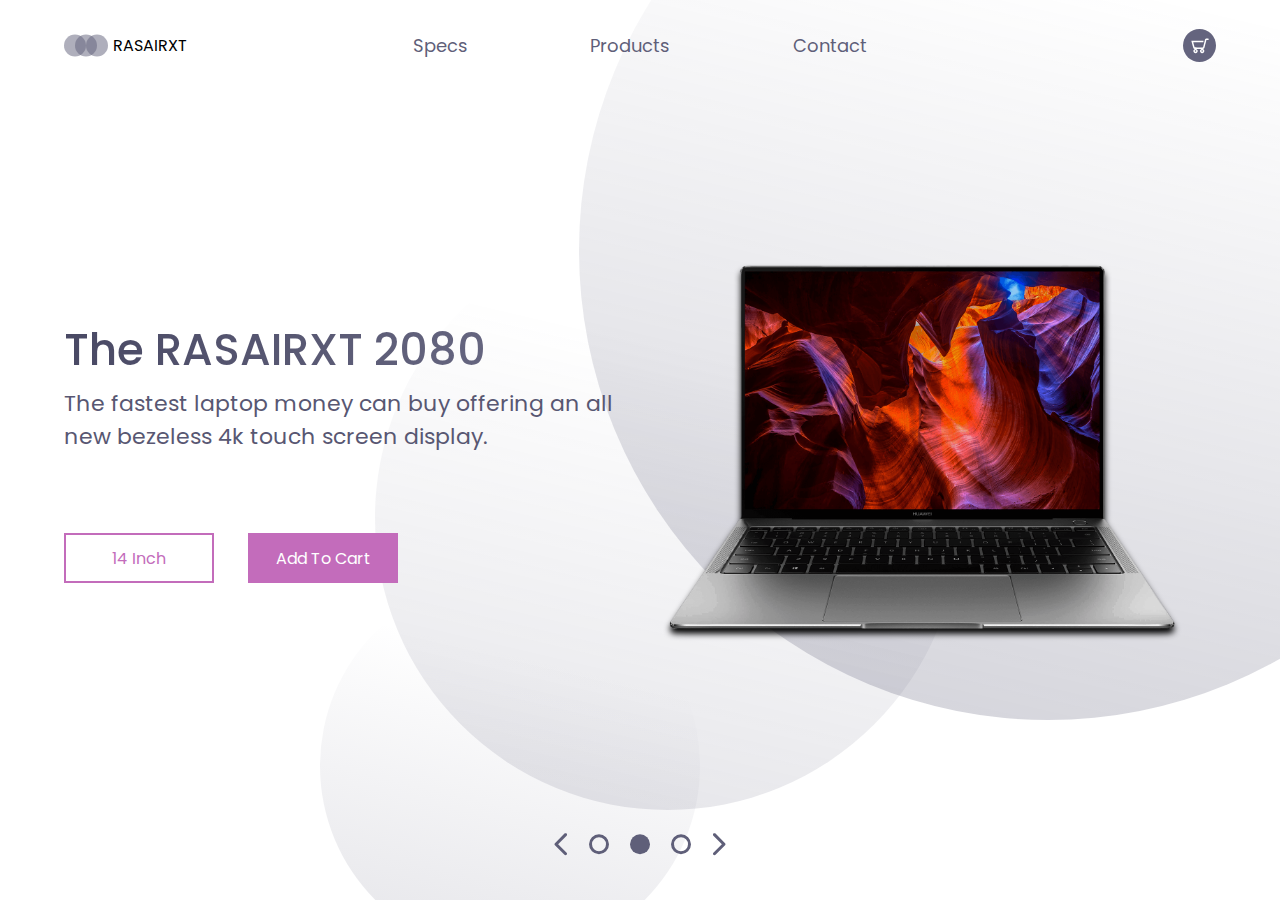
<file: laptop/index.html>
<!DOCTYPE html>
<html lang="en">
<head>
    <meta charset="UTF-8">
    <meta name="viewport" content="width=device-width, initial-scale=1.0">
    <meta http-equiv="X-UA-Compatible" content="IE=edge">
    <link rel="stylesheet" href="./css/styles.css">
    <link rel="preconnect" href="https://fonts.gstatic.com">
    <link href="https://fonts.googleapis.com/css2?family=Poppins:ital,wght@0,500;1,300display=swap" rel="stylesheet">  
    
<title>RASAIRXT</title>
</head>
<body>
    <header>
        <div class="logo-container">
            <img src="./img/logo.svg" alt="logo">
            <h4 class="logo-text">RASAIRXT</h4>
        </div>
        <nav>
            <ul class="nav-links">
                <li><a class="nav-link" href="#">Specs</a></li>
                <li><a class="nav-link" href="#">Products</a></li>
                <li><a class="nav-link" href="#">Contact</a></li>
            </ul>
        </nav>
        <div class="cart">
            <img src="./img/cart.svg" alt="cart">
        </div>
    </header>

    <main>
        <section class="presentation">
            <div class="introduction">
                <div class="intro-text">
                    <h1>The RASAIRXT 2080</h1>
                    <p>The fastest laptop money can buy offering an all new bezeless 4k touch screen display.</p>
                </div>
                <div class="cta">
                    <button class="cta-select">14 Inch</button>
                    <button class="cta-add">Add To Cart</button>
                </div>
            </div>
            <div class="cover">      
                <img id="slider" src="./img/matebook.png" alt="The Azuer 2080">
            </div>
        </section>

        <div class="product-select">
            <img id="left" class="arrow" src="./img/arrow-left.svg" alt="">
            <img class="dot" src="./img/dot.svg" alt="">
            <img class="dot"  src="./img/dot-full.svg" alt="">
            <img class="dot"  src="./img/dot.svg" alt="">
            <img id="right" class="arrow" src="./img/arrow-right.svg" alt="">
        </div>

        <img class="big-circle" src="./img/big-eclipse.svg" alt="">
        <img class="mid-circle" src="./img/mid-eclipse.svg" alt="">
        <img class="small-circle" src="./img/small-eclipse.svg" alt="">
    </main>

    <script src="./js/index.js"></script>

</body>
</html>
</file>
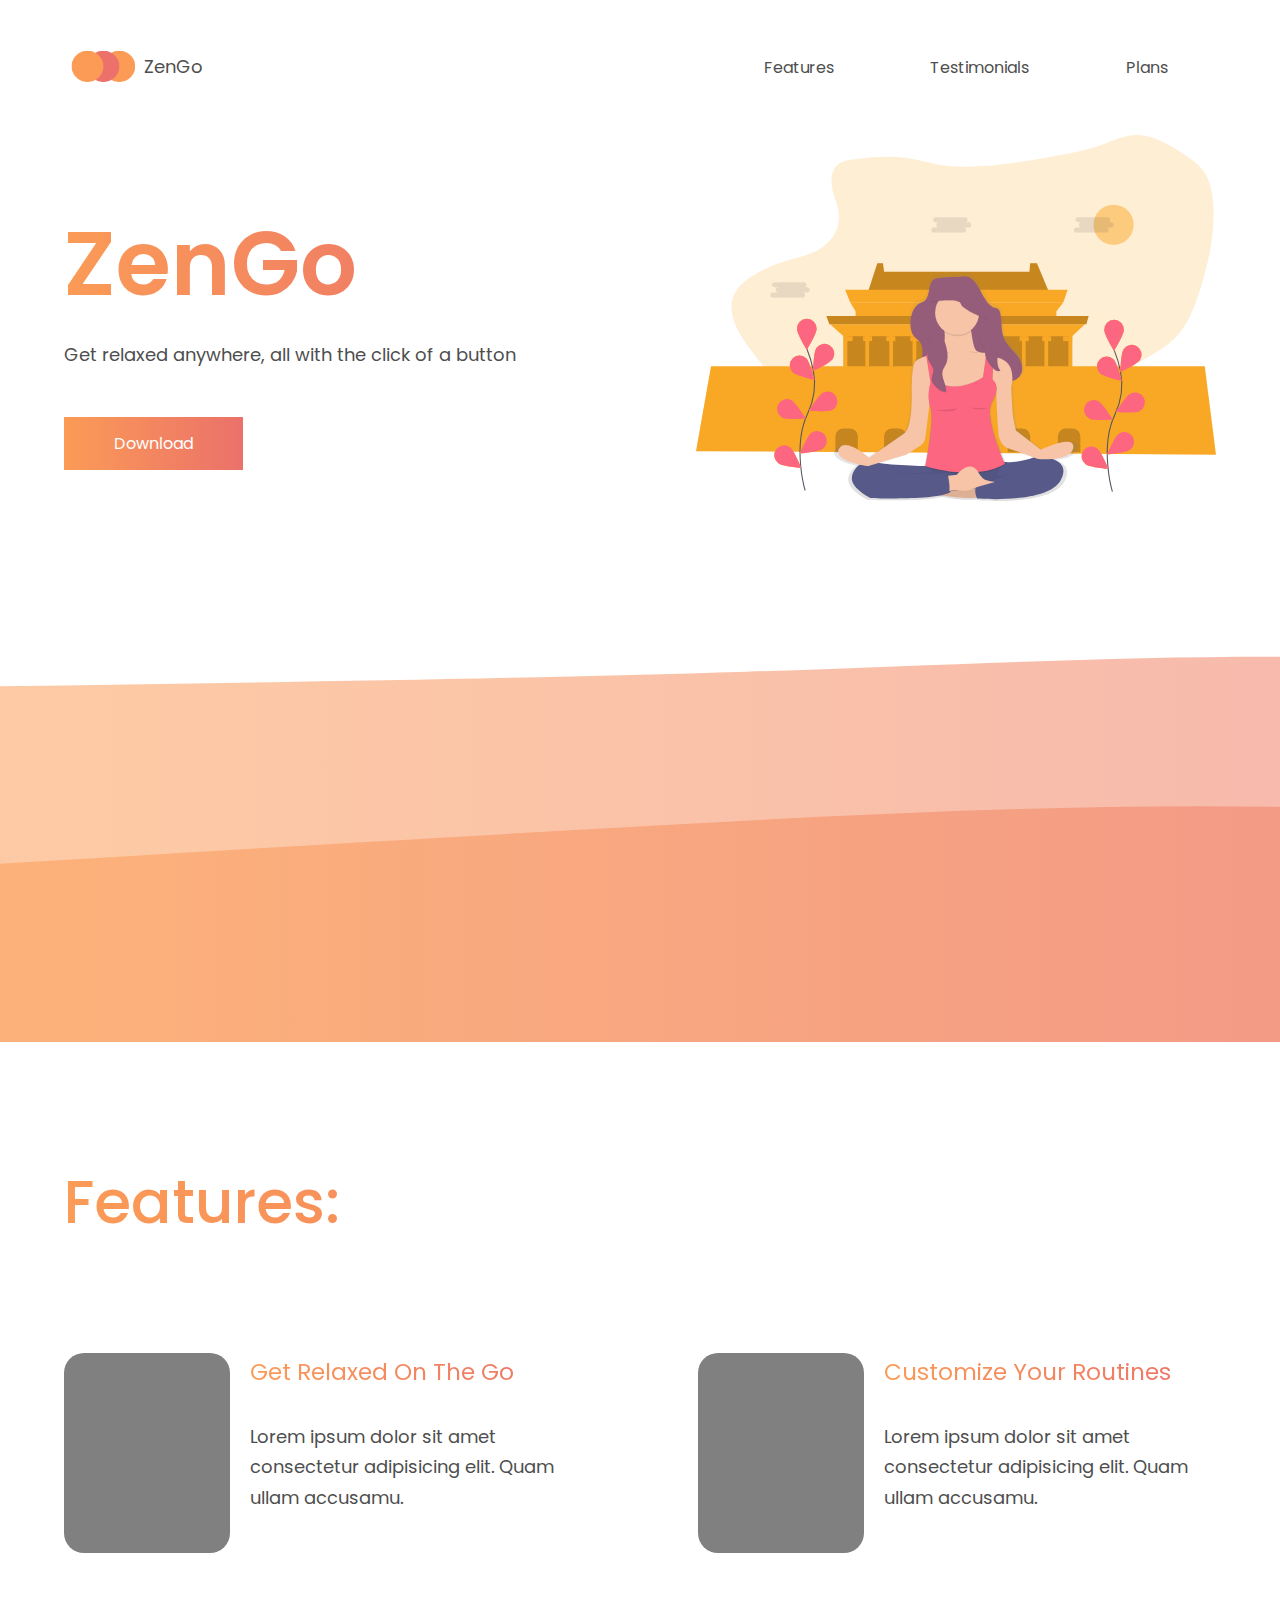
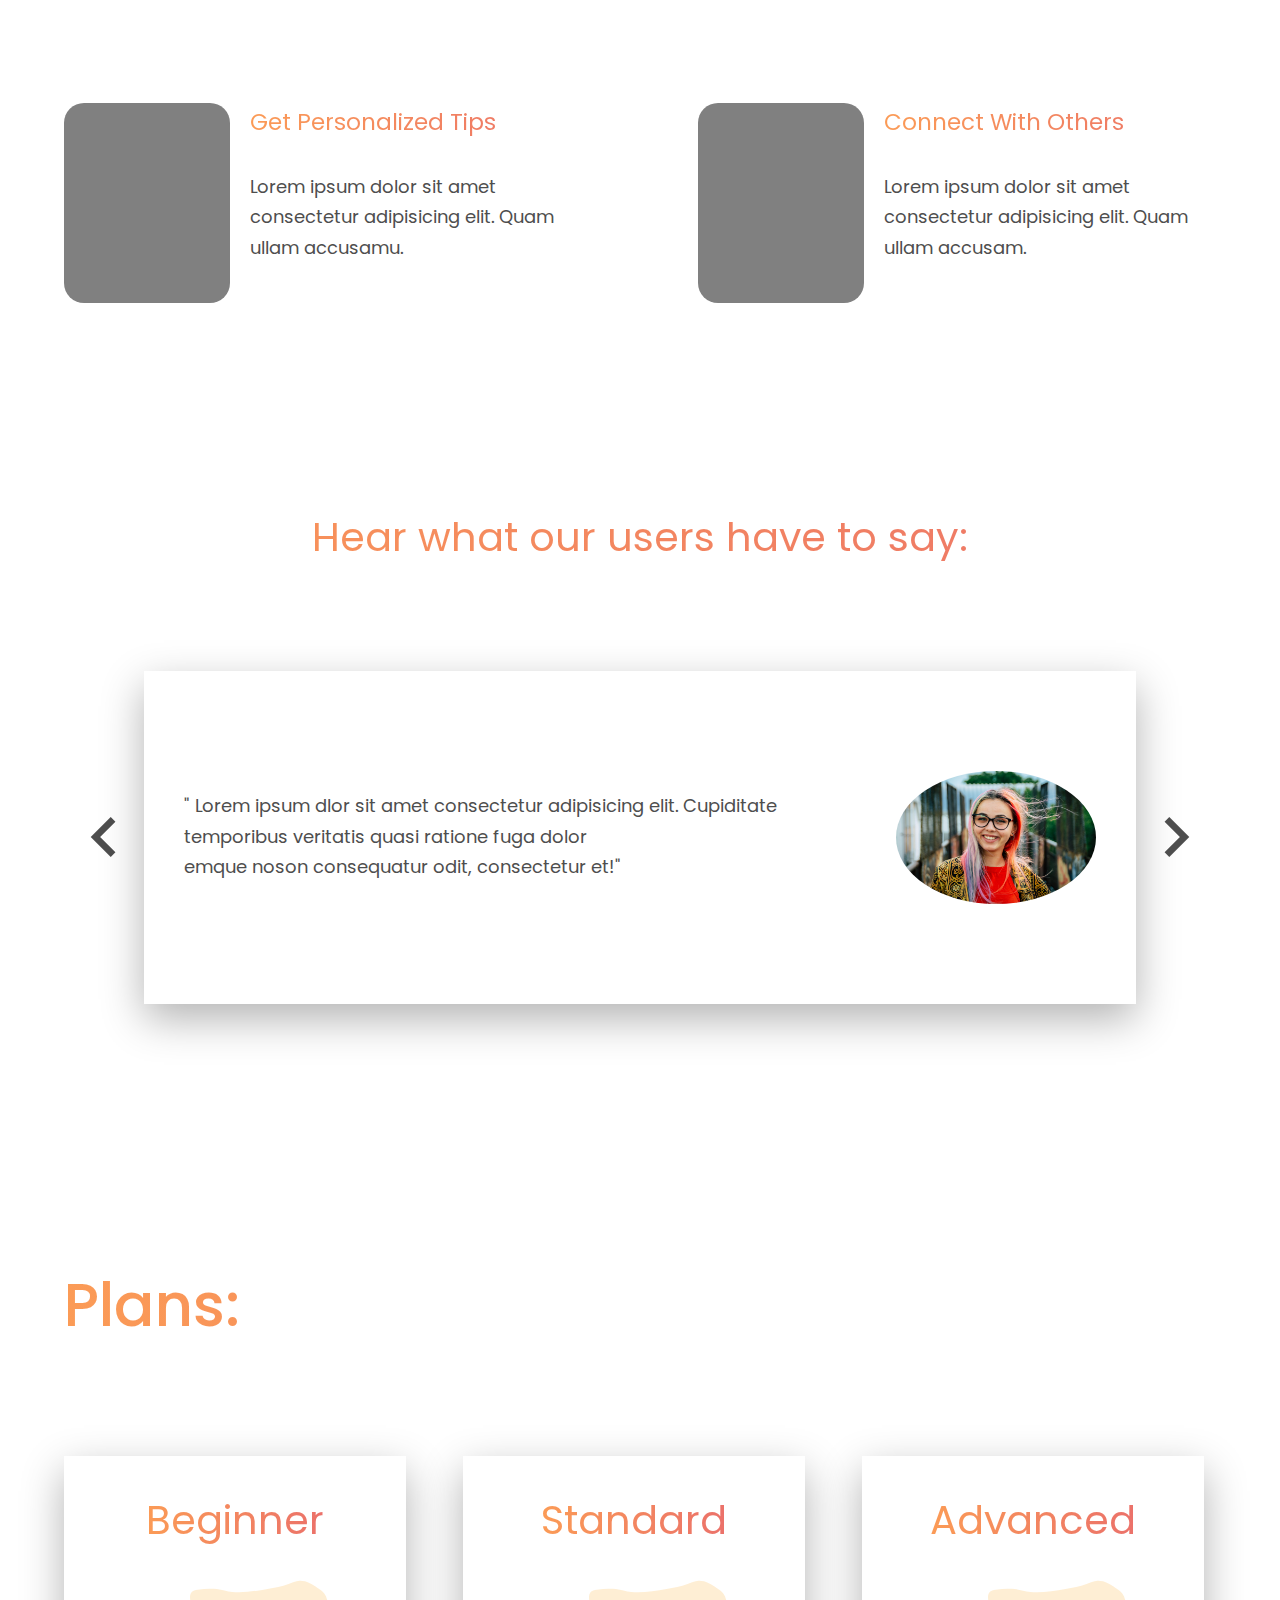
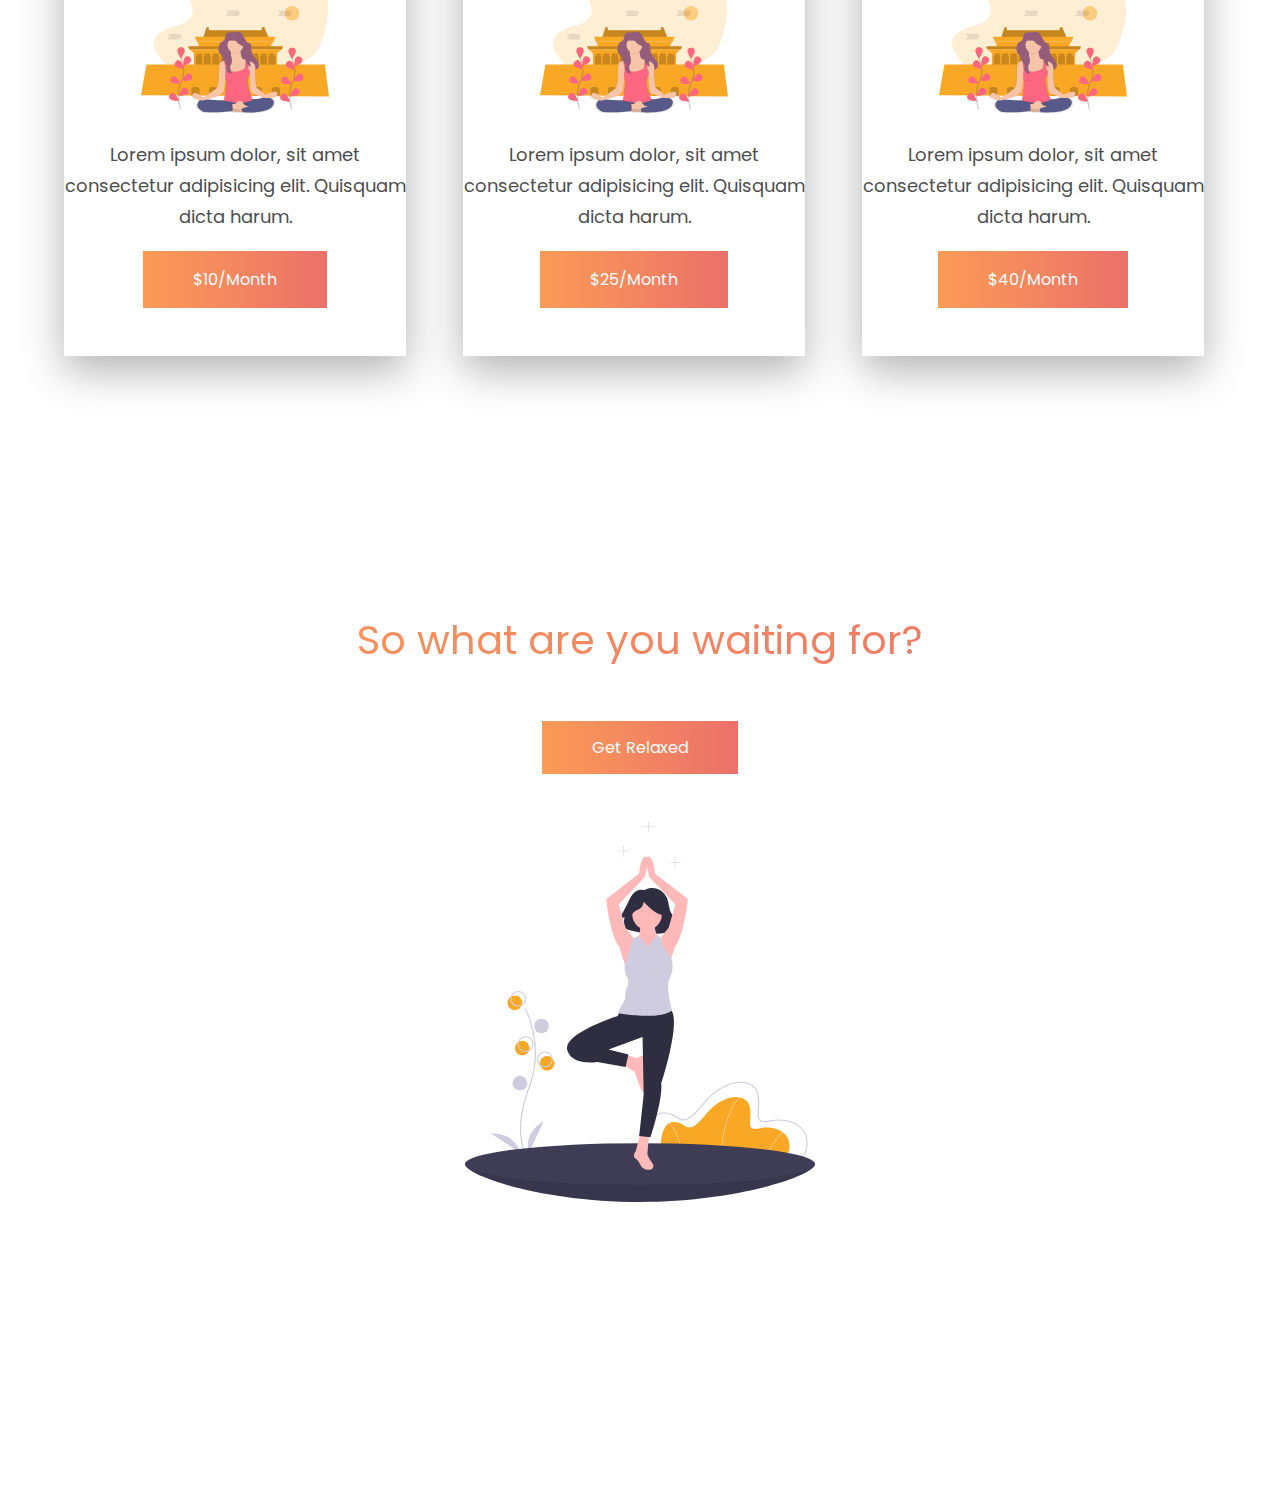
<file: meditation_app/index.html>
<!DOCTYPE html>
<html lang="en">

<head>
    <meta charset="UTF-8">
    <meta name="viewport" content="width=device-width, initial-scale=1.0">

    <link href="https://fonts.googleapis.com/css?family=Lato:100,300,400,700,900" rel="stylesheet">

    <link href="https://fonts.googleapis.com/icon?family=Material+Icons" rel="stylesheet">
    <link rel="stylesheet" href="css/style.css">
    <link rel="shortcut icon" type="image/png" href="img/favicon.png">

    <title>ZenGo</title>
</head>

<body>
    <header class="header">
        <div class="logo-container">
            <img src="img/logo.png" alt="" class="logo-container__logo">
            <p>ZenGo</p>
        </div>
        <nav>
            <div class="hamburger">
                <div id="line1" class="line"></div>
                <div id="line2" class="line"></div>
                <div id="line3" class="line"></div>
            </div>
            <ul class="nav-links">
                <li>
                    <a id="feature-link" class="nav-links__link" href="#">Features</a>
                </li>
                <li>
                    <a id="testimonials-link" class="nav-links__link" href="#">Testimonials</a>
                </li>
                <li>
                    <a id="plans-link" class="nav-links__link" href="#">Plans</a>
                </li>
            </ul>

        </nav>
    </header>
    <main>
        <section class="section-landing u-margin-bottom-large">
            <div class="landing">
                <div class="landing__intro-words">
                    <h1 class="heading-primary gradient-text">ZenGo</h1>
                    <p class="u-margin-bottom-medium">Get relaxed anywhere, all with the click of a button</p>
                    <a href="#" class="btn">Download</a>
                </div>
                <div class="landing__intro-image">
                    <img class="landing__intro-image__image" src="img/mindful.svg" alt="">
                </div>
            </div>
            <svg height="100%" width="150%" id="svg" viewBox="0 0 1440 400" xmlns="http://www.w3.org/2000/svg" class="transition duration-300 ease-in-out delay-150"><defs><linearGradient id="gradient"><stop offset="5%" stop-color="#fb9b5688"></stop><stop offset="95%" stop-color="#eb716a88"></stop></linearGradient></defs><path d="M 0,400 C 0,400 0,133 0,133 C 198.80000000000007,130.06666666666666 397.60000000000014,127.13333333333334 560,122 C 722.3999999999999,116.86666666666666 848.3999999999999,109.53333333333333 989,111 C 1129.6000000000001,112.46666666666667 1284.8000000000002,122.73333333333333 1440,133 C 1440,133 1440,400 1440,400 Z" stroke="none" stroke-width="0" fill="url(#gradient)" class="transition-all duration-300 ease-in-out delay-150"></path><defs><linearGradient id="gradient"><stop offset="5%" stop-color="#fb9b56ff"></stop><stop offset="95%" stop-color="#eb716aff"></stop></linearGradient></defs><path d="M 0,400 C 0,400 0,266 0,266 C 147.19999999999993,257.2 294.39999999999986,248.4 462,239 C 629.6000000000001,229.6 817.6000000000001,219.60000000000002 984,224 C 1150.3999999999999,228.39999999999998 1295.1999999999998,247.2 1440,266 C 1440,266 1440,400 1440,400 Z" stroke="none" stroke-width="0" fill="url(#gradient)" class="transition-all duration-300 ease-in-out delay-150"></path></svg>
        </section>

        <section class="section-features u-section-margin">
            <h2 class="heading-secondary gradient-text u-margin-bottom-large">Features:</h2>
            <div class="features">
                <div class="features__feature">
                    <div class="features__feature__image"></div>
                    <div class="features__feature__text">
                        <h3 class="stand-out gradient-text u-margin-bottom-small">Get Relaxed On The Go</h3>
                        <p>Lorem ipsum dolor sit amet consectetur adipisicing elit. Quam ullam accusamu.</p>
                    </div>

                </div>
                <div class="features__feature">
                    <div class="features__feature__image"></div>
                    <div class="features__feature__text">
                        <h3 class="stand-out gradient-text u-margin-bottom-small">Customize Your Routines</h3>
                        <p>Lorem ipsum dolor sit amet consectetur adipisicing elit. Quam ullam accusamu.</p>
                    </div>
                </div>
                <div class="features__feature">
                    <div class="features__feature__image"></div>
                    <div class="features__feature__text">
                        <h3 class="stand-out gradient-text u-margin-bottom-small">Get Personalized Tips</h3>
                        <p>Lorem ipsum dolor sit amet consectetur adipisicing elit. Quam ullam accusamu.</p>
                    </div>
                </div>
                <div class="features__feature">
                    <div class="features__feature__image"></div>
                    <div class="features__feature__text">
                        <h3 class="stand-out gradient-text u-margin-bottom-small">Connect With Others</h3>
                        <p>Lorem ipsum dolor sit amet consectetur adipisicing elit. Quam ullam accusam.</p>
                    </div>
                </div>
            </div>
        </section>

        <section class="section-testimonials u-section-margin">
            <h2 class="heading-tertiary gradient-text u-margin-bottom-large u-center-text">Hear what our users have to say:</h2>
            <div class="testimonials">
                <span class="material-icons testimonials__arrow">chevron_left</span>
                <div class="testimonials__testimonial">
                    <p class="testimonials__testimonial__text">" Lorem ipsum dlor sit amet consectetur adipisicing elit. Cupiditate temporibus veritatis quasi ratione fuga dolor <br> emque noson consequatur odit, consectetur et!"</p>
                    <div class="testimonials__testimonial__image">
                        <img class="testimonials__testimonial__image__image" src="img/user2.jpg" alt="">
                    </div>

                </div>
                <span class="material-icons testimonials__arrow">chevron_right</span>
            </div>
        </section>

        <section class="section-plans u-section-margin">
            <h2 class="heading-secondary gradient-text u-margin-bottom-large">Plans:</h2>
            <div class="plans">
                <div class="plans__plan plans__plan__left">
                    <h3 class="heading-tertiary gradient-text">Beginner</h3>
                    <img src="img/mindful.svg" alt="" class="plans__plan__image">
                    <p class="plans__plan__description">Lorem ipsum dolor, sit amet consectetur adipisicing elit. Quisquam dicta harum.</p>
                    <div class="plans__plan__price">
                        <a class="btn" href="">$10/Month</a>
                    </div>
                </div>
                <div class="plans__plan">
                    <h3 class="heading-tertiary gradient-text">Standard</h3>
                    <img src="img/mindful.svg" alt="" class="plans__plan__image">
                    <p class="plans__plan__description">Lorem ipsum dolor, sit amet consectetur adipisicing elit. Quisquam dicta harum.</p>
                    <div class="plans__plan__price">
                        <a class="btn" href="">$25/Month</a>
                    </div>
                </div>
                <div class="plans__plan plans__plan__right">
                    <h3 class="heading-tertiary gradient-text">Advanced</h3>
                    <img src="img/mindful.svg" alt="" class="plans__plan__image">
                    <p class="plans__plan__description">Lorem ipsum dolor, sit amet consectetur adipisicing elit. Quisquam dicta harum.</p>
                    <div class="plans__plan__price">
                        <a class="btn" href="">$40/Month</a>
                    </div>
                </div>
            </div>
        </section>

        <section class="section-cta">
            <div class="u-center-text ">
                <div class="u-margin-bottom-medium">
                    <h2 class="heading-tertiary gradient-text u-margin-bottom-medium">So what are you waiting for?</h2>
                    <a href="" class="btn u-margin-bottom-large">Get Relaxed</a>
                </div>
                <img src="img/mindful2.svg" style="width: 35rem;" alt=" ">
            </div>



        </section>
    </main>

    <script src="js/index.js "></script>
</body>

</html>
</file>
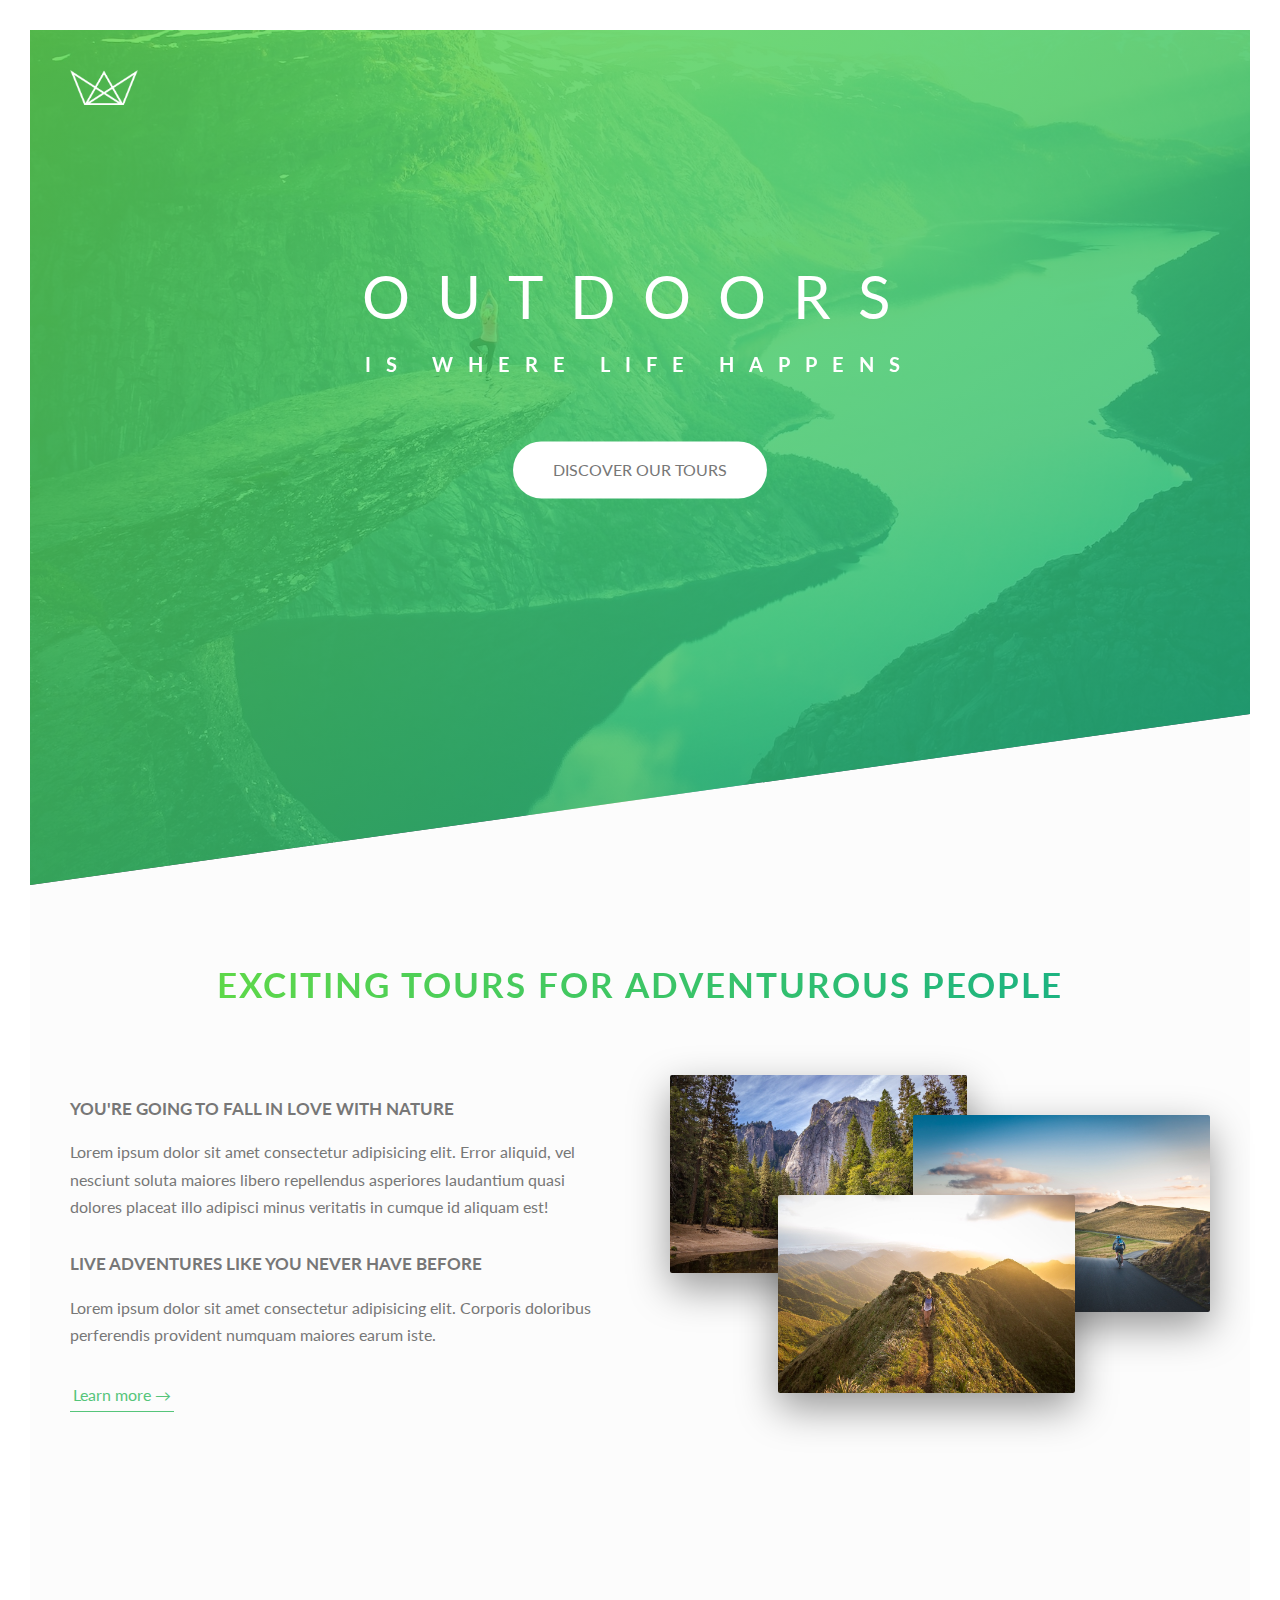
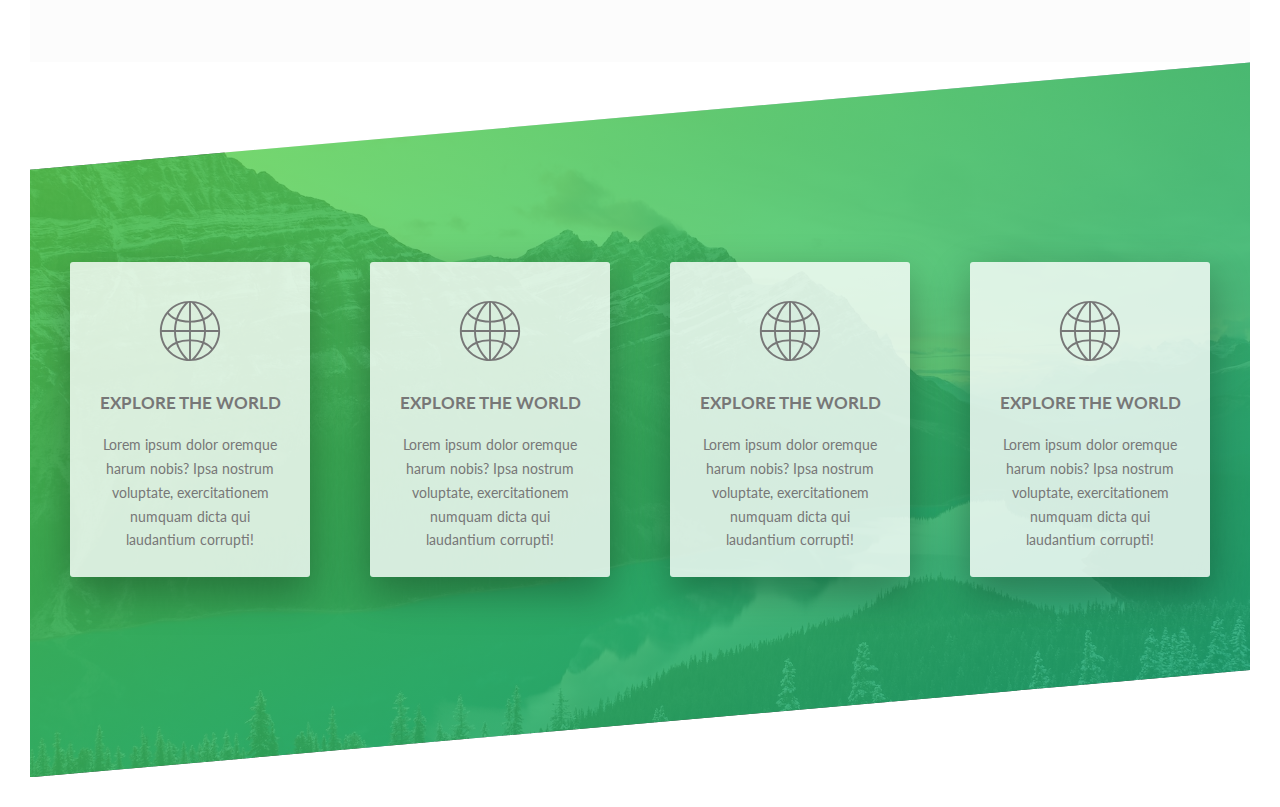
<file: Natours/index.html>
<!DOCTYPE html>
<html lang="en">

<head>
    <meta charset="UTF-8">
    <meta name="viewport" content="width=device-width, initial-scale=1.0">

    <link href="https://fonts.googleapis.com/css?family=Lato:100,300,400,700,900" rel="stylesheet">

    <link rel="stylesheet" href="css/icons.css">
    <link rel="stylesheet" href="css/style.css">
    <link rel="shortcut icon" type="image/png" href="img/favicon.png">

    <title>Natours | Exciting Nature Tours</title>
</head>

<body>
    <header class="header">
        <div class="logo-box">
            <img src="img/logo-white.png" alt="Logo" class="logo">
        </div>
        <div class="text-box">
            <h1 class="heading-primary">
                <span class="heading-primary-main">Outdoors</span>
                <span class="heading-primary-sub">is where life happens</span>
            </h1>
            <a href="#" class="btn btn-animated btn-white goto">Discover Our Tours</a>
        </div>
    </header>

    <main>
        <section class="section-about">
            <div class="u-center-text u-margin-bottom-big">
                <h2 class="heading-secondary">
                    Exciting tours for adventurous people
                </h2>
            </div>

            <div class="row">
                <div class="col-1-of-2">
                    <h3 class="heading-tertiary u-margin-bottom-small">You're going to fall in love with nature</h3>
                    <p class="paragraph">
                        Lorem ipsum dolor sit amet consectetur adipisicing elit. Error aliquid, vel nesciunt soluta maiores libero repellendus asperiores laudantium quasi dolores placeat illo adipisci minus veritatis in cumque id aliquam est!
                    </p>
                    <h3 class="heading-tertiary u-margin-bottom-small">Live adventures like you never have before</h3>
                    <p class="paragraph">
                        Lorem ipsum dolor sit amet consectetur adipisicing elit. Corporis doloribus perferendis provident numquam maiores earum iste.
                    </p>

                    <a href="" class="btn-text">Learn more &rarr;</a>
                </div>
                <div class="col-1-of-2">
                    <div class="composition">
                        <img src="img/nat-1-large.jpg" alt="Photo 1" class="composition_image composition_image--p1">
                        <img src="img/nat-2-large.jpg" alt="Photo 2" class="composition_image composition_image--p2">
                        <img src="img/nat-3-large.jpg" alt="Photo 3" class="composition_image composition_image--p3">
                    </div>
                </div>
            </div>
        </section>

        <section class="section-fetures">
            <div class="row">
                <div class="col-1-of-4">
                    <div class="feature-box">
                        <i class="feature-box__icon icon-basic-world"></i>
                        <h3 class="heading-tertiary u-margin-bottom-small">Explore the world</h3>
                        <p class="feature-box__text">
                            Lorem ipsum dolor oremque harum nobis? Ipsa nostrum voluptate, exercitationem numquam dicta qui laudantium corrupti!
                        </p>
                    </div>
                </div>
                <div class="col-1-of-4">
                    <div class="feature-box">
                        <i class="feature-box__icon icon-basic-world"></i>
                        <h3 class="heading-tertiary u-margin-bottom-small">Explore the world</h3>
                        <p class="feature-box__text">
                            Lorem ipsum dolor oremque harum nobis? Ipsa nostrum voluptate, exercitationem numquam dicta qui laudantium corrupti!
                        </p>
                    </div>
                </div>
                <div class="col-1-of-4">
                    <div class="feature-box">
                        <i class="feature-box__icon icon-basic-world"></i>
                        <h3 class="heading-tertiary u-margin-bottom-small">Explore the world</h3>
                        <p class="feature-box__text">
                            Lorem ipsum dolor oremque harum nobis? Ipsa nostrum voluptate, exercitationem numquam dicta qui laudantium corrupti!
                        </p>
                    </div>
                </div>
                <div class="col-1-of-4">
                    <div class="feature-box">
                        <i class="feature-box__icon icon-basic-world"></i>
                        <h3 class="heading-tertiary u-margin-bottom-small">Explore the world</h3>
                        <p class="feature-box__text">
                            Lorem ipsum dolor oremque harum nobis? Ipsa nostrum voluptate, exercitationem numquam dicta qui laudantium corrupti!
                        </p>
                    </div>
                </div>
            </div>
        </section>
    </main>

    <!--
    <section class="grid-test">
        <div class="row">
            <div class="col-1-of-2">
                Col 1 of 2
            </div>
            <div class="col-1-of-2">
                Col 1 of 2
            </div>
        </div>

        <div class="row">
            <div class="col-1-of-3">
                Col 1 of 3
            </div>
            <div class="col-1-of-3">
                Col 1 of 3
            </div>
            <div class="col-1-of-3">
                Col 1 of 3
            </div>
        </div>

        <div class="row">
            <div class="col-1-of-3">
                Col 1 of 3
            </div>
            <div class="col-2-of-3">
                Col 2 of 3
            </div>
        </div>

        <div class="row">
            <div class="col-1-of-4">
                Col 1 of 4
            </div>
            <div class="col-1-of-4">
                Col 1 of 4
            </div>
            <div class="col-1-of-4">
                Col 1 of 4
            </div>
            <div class="col-1-of-4">
                Col 1 of 4
            </div>
        </div>

        <div class="row">
            <div class="col-1-of-4">
                Col 1 of 4
            </div>
            <div class="col-1-of-4">
                Col 1 of 4
            </div>
            <div class="col-2-of-4">
                Col 2 of 4
            </div>
        </div>
        <div class="row">
            <div class="col-1-of-4">
                Col 1 of 4
            </div>
            <div class="col-3-of-4">
                Col 3 of 4
            </div>
        </div>
    </section>
    -->

</body>
<script src- "js/index.js"></script>

</html>
</file>
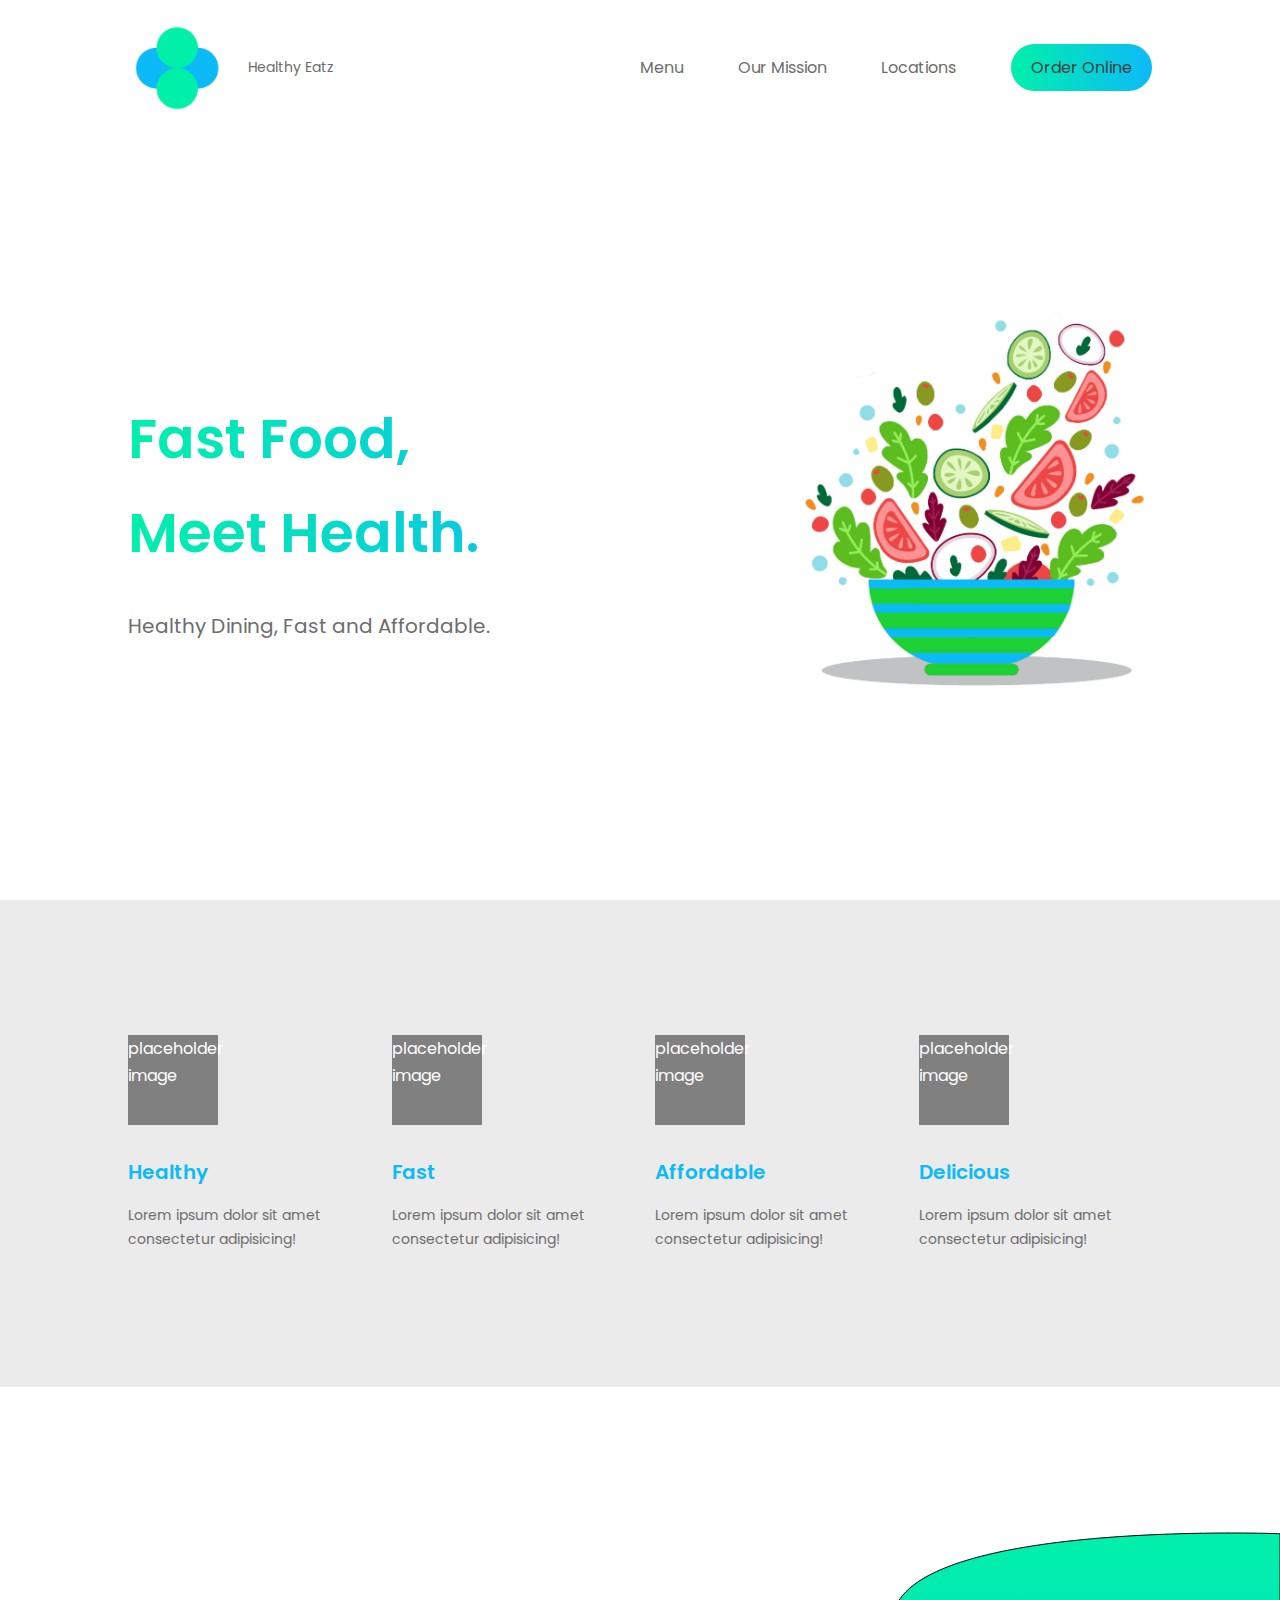
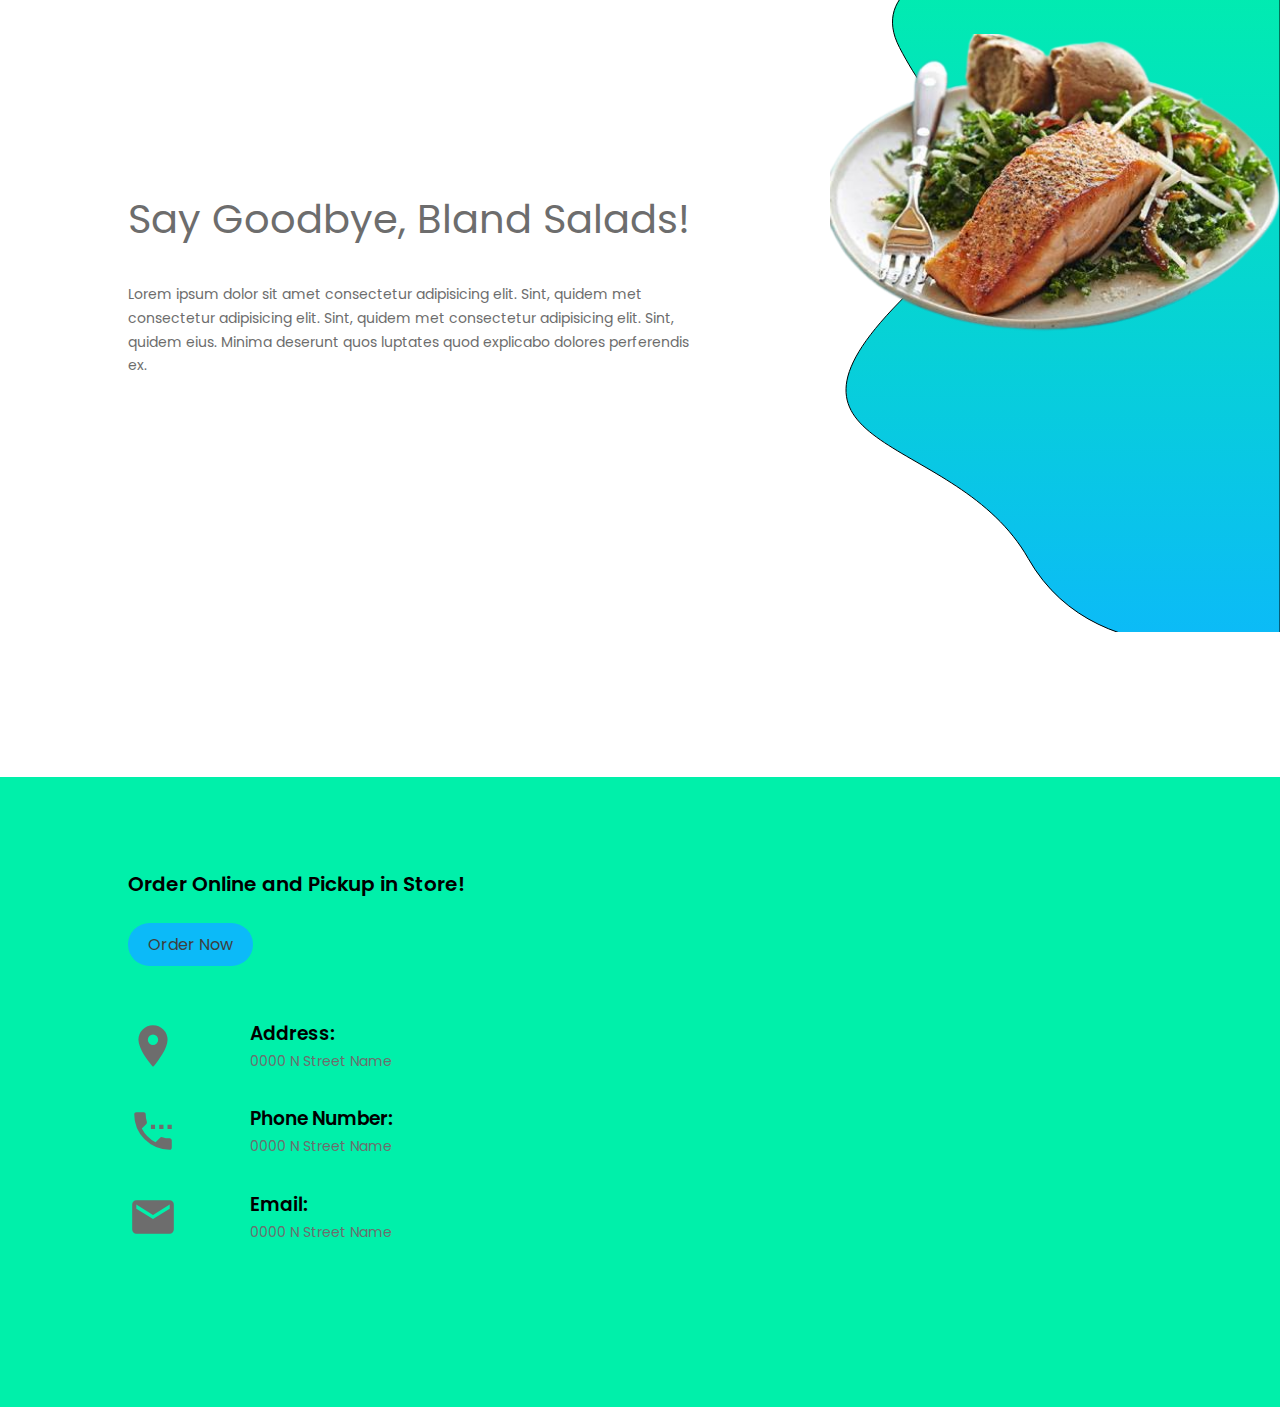
<file: restaurant/index.html>
<!DOCTYPE html>
<html lang="en">

<head>
    <meta charset="UTF-8">
    <meta name="viewport" content="width=device-width, initial-scale=1.0">

    <link href="https://fonts.googleapis.com/css?family=Lato:100,300,400,700,900" rel="stylesheet">
    <link href="https://fonts.googleapis.com/icon?family=Material+Icons" rel="stylesheet">
    <link rel="stylesheet" href="css/style.css">


    <title>Healthy Eatz</title>
</head>

<body>
    <header class="header">
        <div class="header__logo-container">
            <img class="header__logo-container__logo" src="img/logo.png" alt="">
            <p>Healthy Eatz</p>
        </div>
        <nav class="header__nav">
            <ul class="header__nav__nav-links">
                <li>
                    <a href="" class="header__nav__nav-links__link">Menu</a>
                </li>
                <li>
                    <a href="" class="header__nav__nav-links__link">Our Mission</a>
                </li>
                <li>
                    <a href="" class="header__nav__nav-links__link">Locations</a>
                </li>
                <a class="btn header__nav__nav-links__btn" href="">Order Online</a>
            </ul>
        </nav>
        <div class="header__hamburger">
            <div class="header__hamburger__line line1">

            </div>
            <div class="header__hamburger__line line2">

            </div>
            <div class="header__hamburger__line line3">

            </div>
        </div>
    </header>
    <main>
        <section class="section-landing">
            <div class="flex-point intro">
                <div class="flex-point__text intro__text">
                    <h1 class="heading-primary gradient-text u-margin-bottom-small">Fast Food, <br> Meet Health.</h1>
                    <h3 class="heading-tertiary">Healthy Dining, Fast and Affordable.</h3>
                </div>
                <div class="flex-point__image-container intro__image-container">
                    <img class="flex-point__image-container__image" id="intro-image" src="img/hero.jpg" alt="">
                </div>
            </div>
        </section>
        <section class="section-points">
            <div class="points">
                <div class="points__point">
                    <div class="points__point__image u-margin-bottom-small">
                        placeholder image
                    </div>
                    <div class="points__point__text">
                        <h3 class="heading-tertiary stand-out-sec u-margin-bottom-v-small">Healthy</h3>
                        <p>Lorem ipsum dolor sit amet consectetur adipisicing!</p>
                    </div>
                </div>
                <div class="points__point">
                    <div class="points__point__image u-margin-bottom-small">
                        placeholder image
                    </div>
                    <div class="points__point__text">
                        <h3 class="heading-tertiary stand-out-sec u-margin-bottom-v-small">Fast</h3>
                        <p>Lorem ipsum dolor sit amet consectetur adipisicing!</p>
                    </div>
                </div>
                <div class="points__point">
                    <div class="points__point__image u-margin-bottom-small">
                        placeholder image
                    </div>
                    <div class="points__point__text">
                        <h3 class="heading-tertiary stand-out-sec u-margin-bottom-v-small">Affordable</h3>
                        <p>Lorem ipsum dolor sit amet consectetur adipisicing!</p>
                    </div>
                </div>
                <div class="points__point">
                    <div class="points__point__image u-margin-bottom-small">
                        placeholder image
                    </div>
                    <div class="points__point__text">
                        <h3 class="heading-tertiary stand-out-sec u-margin-bottom-v-small">Delicious</h3>
                        <p>Lorem ipsum dolor sit amet consectetur adipisicing!</p>
                    </div>
                </div>
            </div>
        </section>
        <section class="section-point">
            <div class="flex-point not-bland-salad">
                <div class="flex-point__text">
                    <h1 class="heading-secondary thin-text u-margin-bottom-small">Say Goodbye, Bland Salads!</h1>
                    <p>Lorem ipsum dolor sit amet consectetur adipisicing elit. Sint, quidem met consectetur adipisicing elit. Sint, quidem met consectetur adipisicing elit. Sint, quidem eius. Minima deserunt quos luptates quod explicabo dolores perferendis
                        ex.
                    </p>
                </div>
                <div class="flex-point__image-container">
                    <img id="not-bland-salad" src="img/not-bland-salad.png" alt="">
                    <svg class="svg" width="435" height="700" viewBox="0 0 435 700" fill="none" xmlns="http://www.w3.org/2000/svg">
                        <path d="M435 1.71095C435 1.71095 -13.385 -15.1629 54.4857 115.501C122.357 246.165 204.816 216.828 54.4857 369.907C-95.8448 522.986 110.972 499.273 183.221 626.476C255.471 753.679 435 703.057 435 703.057V1.71095Z" fill="url(#paint0_linear)" stroke="black"/>
                        <defs>
                        <linearGradient id="paint0_linear" x1="218" y1="1" x2="218" y2="713" gradientUnits="userSpaceOnUse">
                        <stop stop-color="#00F0AA"/>
                        <stop offset="1" stop-color="#0CBAF8"/>
                        </linearGradient>
                        </defs>
                    </svg>
                </div>
            </div>
        </section>
        <section class="section-contact">
            <div class="contact">

                <div class="contact__info">
                    <div class="contact__info__cta u-margin-bottom-medium">
                        <h3 class="heading-tertiary stand-out u-margin-bottom-small">Order Online and Pickup in Store!</h3>
                        <a class="btn btn__secondary u-margin-bottom-medium" href="">Order Now</a>
                    </div>

                    <div class="contact__info__info">
                        <span class="contact__info__info__icon material-icons">location_on</span>
                        <div class="contact__info__info__text">
                            <h3 class="stand-out">Address:</h3>
                            <p>0000 N Street Name</p>
                        </div>
                    </div>
                    <div class="contact__info__info">
                        <span class="contact__info__info__icon material-icons">settings_phone</span>
                        <div class="contact__info__info__text">
                            <h3 class="stand-out">Phone Number:</h3>
                            <p>0000 N Street Name</p>
                        </div>
                    </div>
                    <div class="contact__info__info">
                        <span class="contact__info__info__icon material-icons">email</span>
                        <div class="contact__info__info__text">
                            <h3 class="stand-out">Email:</h3>
                            <p>0000 N Street Name</p>
                        </div>
                    </div>
                </div>
                <iframe class="contact__map" src="https://www.google.com/maps/embed?pb=!1m14!1m12!1m3!1d11954.69385514261!2d-94.5677704078775!3d39.23161135993122!2m3!1f0!2f0!3f0!3m2!1i1024!2i768!4f13.1!5e0!3m2!1sen!2sus!4v1623531490083!5m2!1sen!2sus" width="600" height="450"
                    style="border:0;" allowfullscreen="" loading="lazy"></iframe>
            </div>
        </section>
    </main>
    <script src="js/index.js"></script>
</body>

</html>
</file>
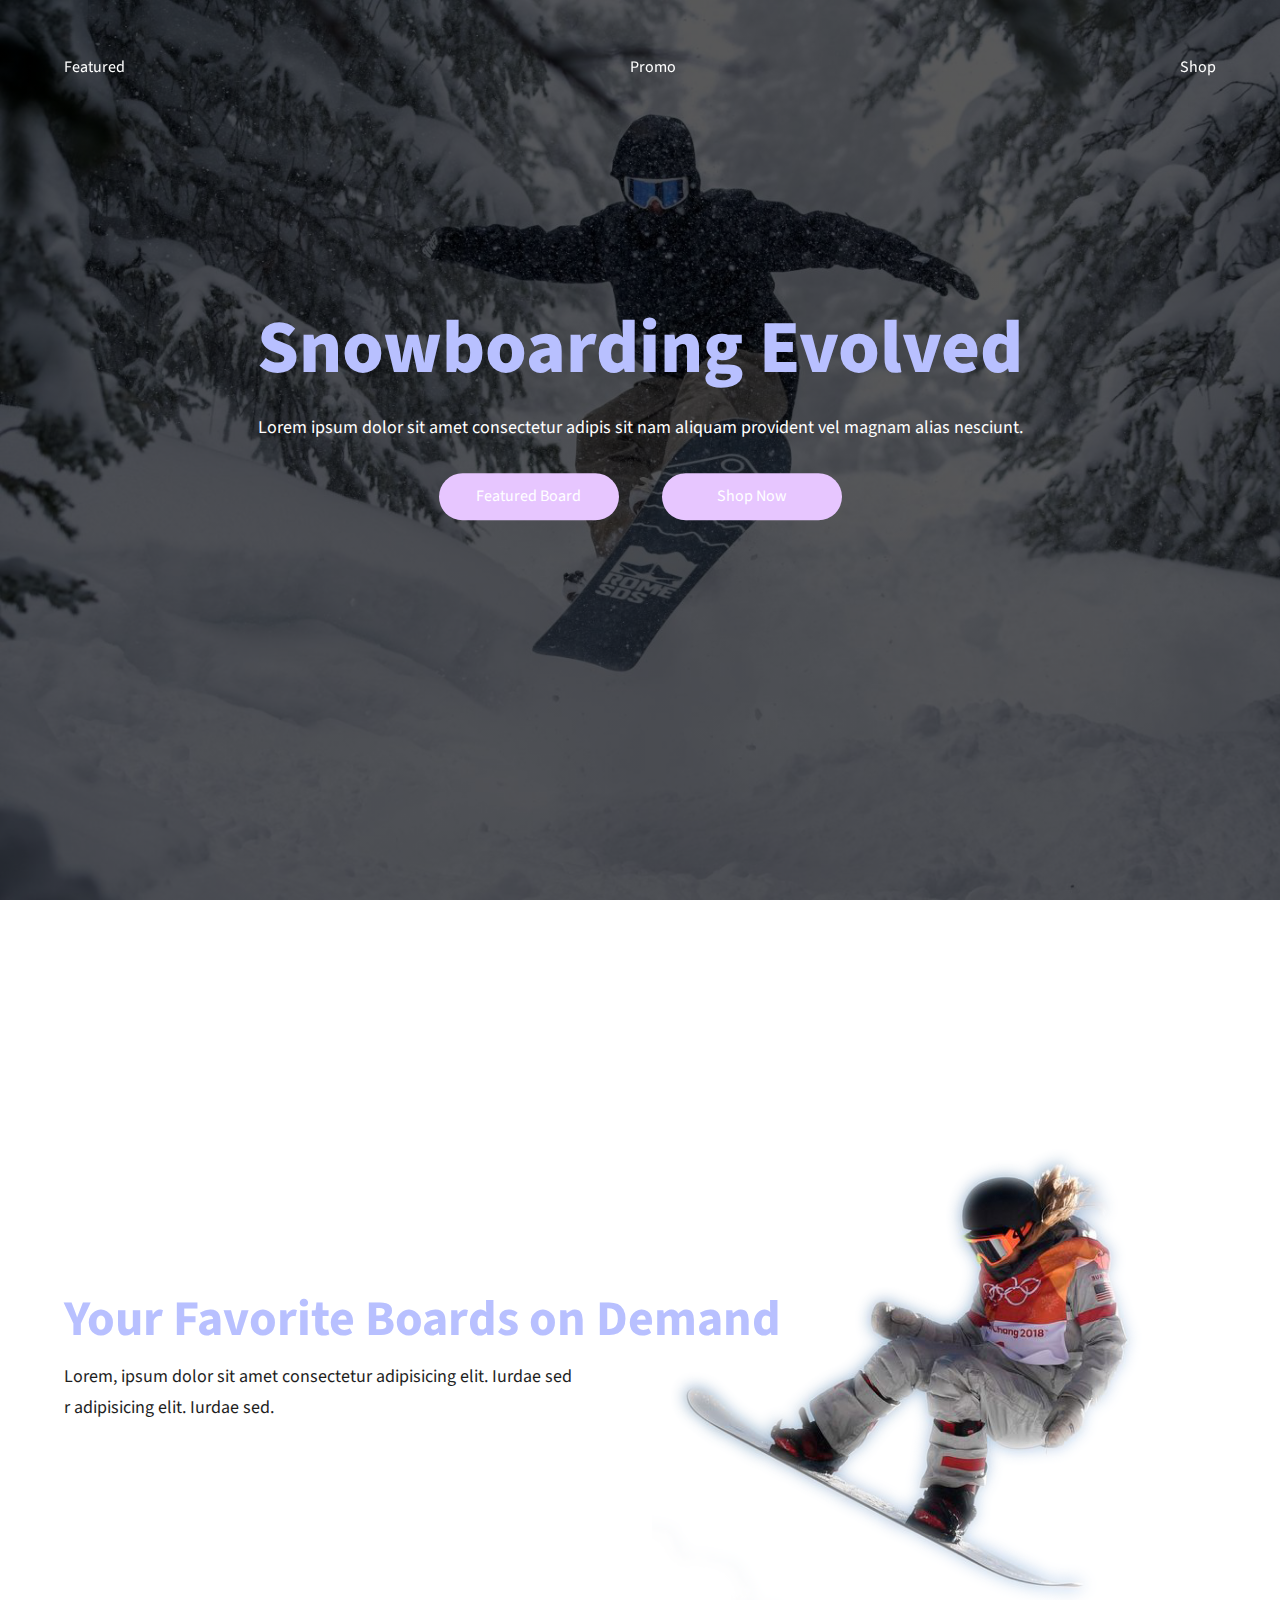
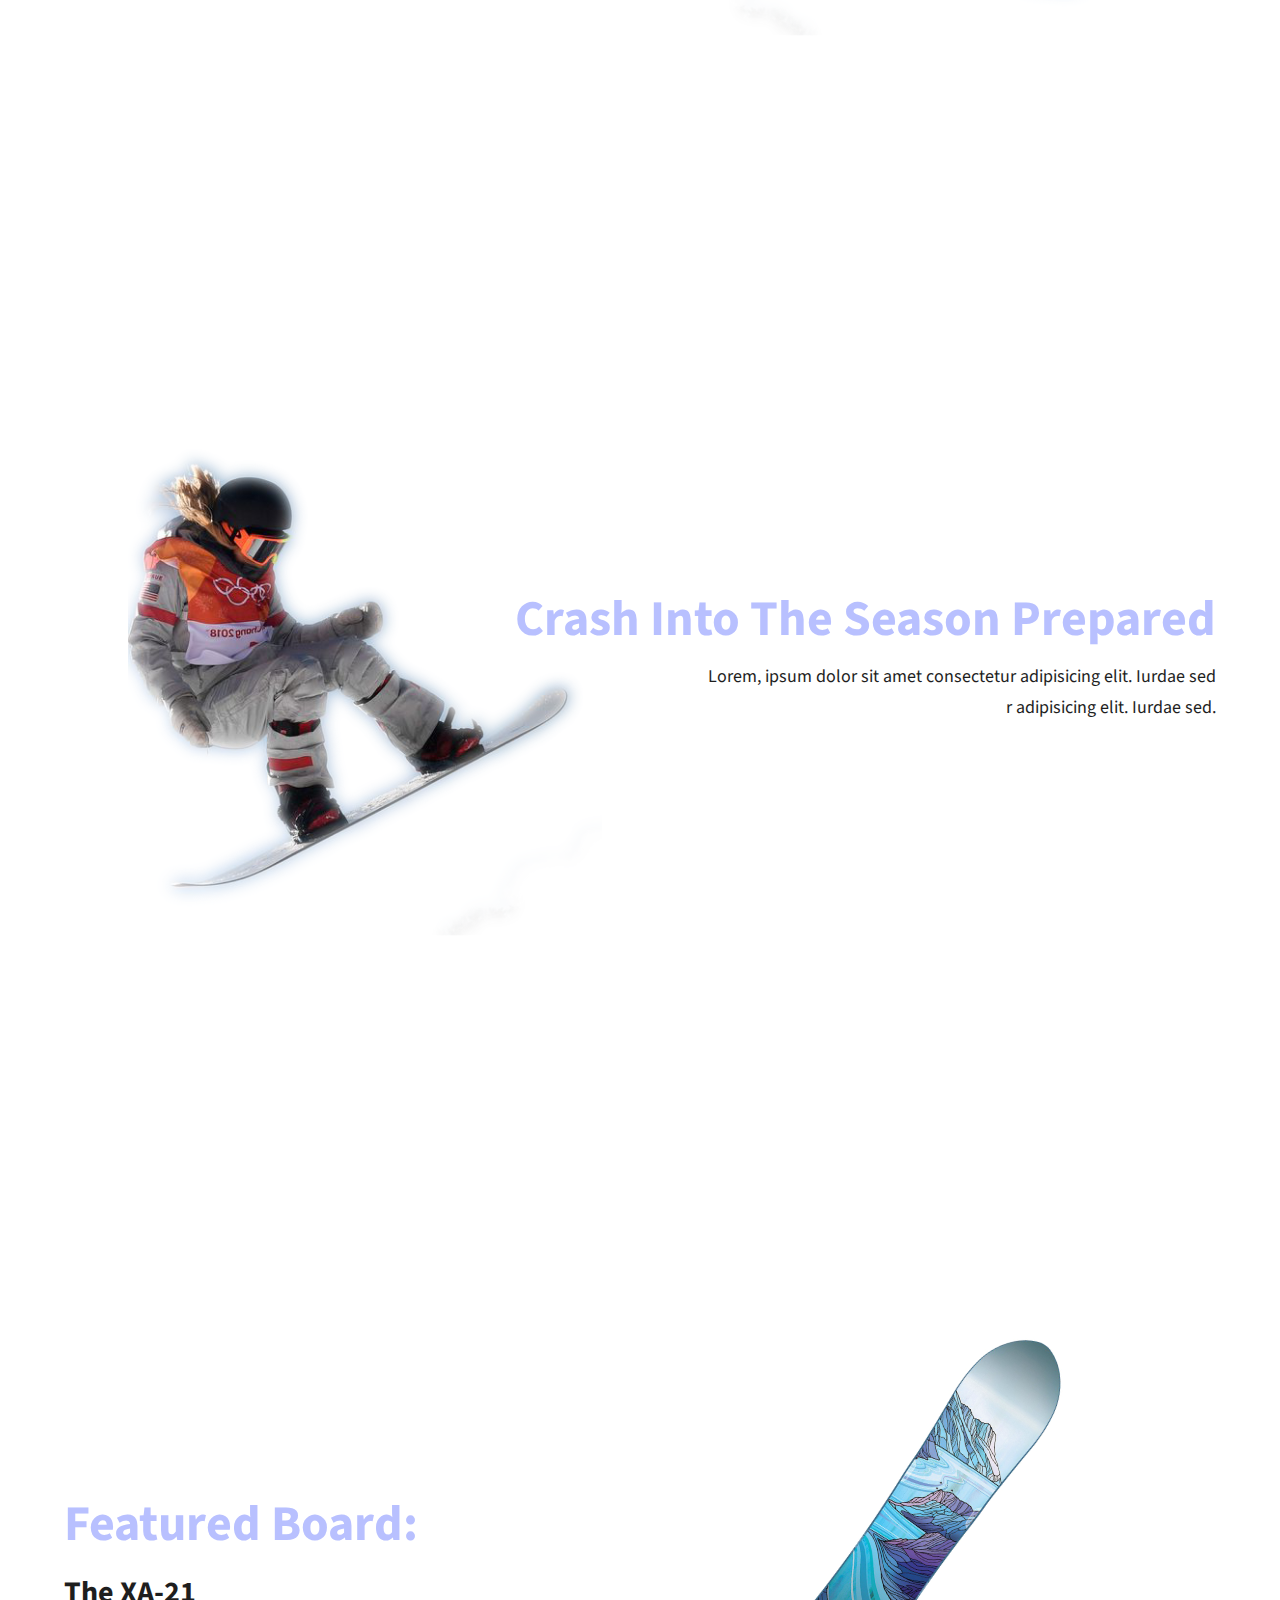
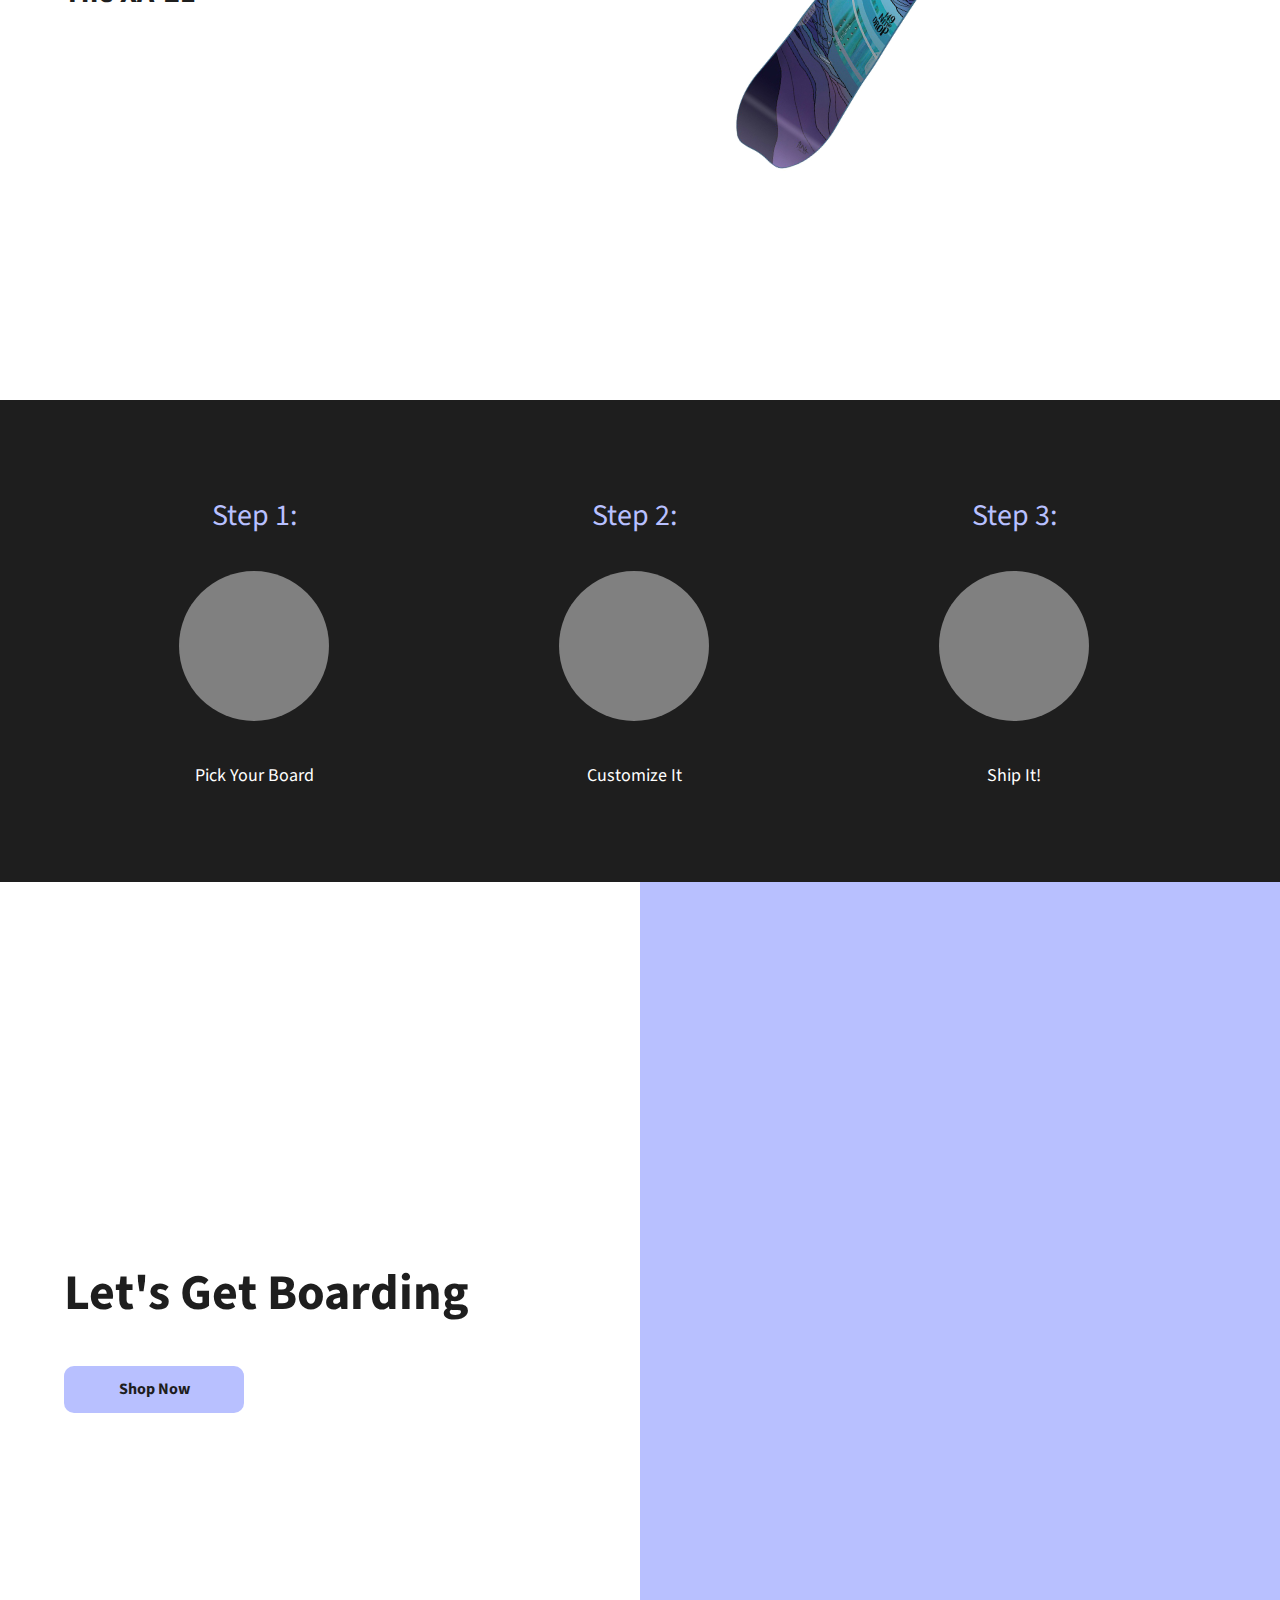
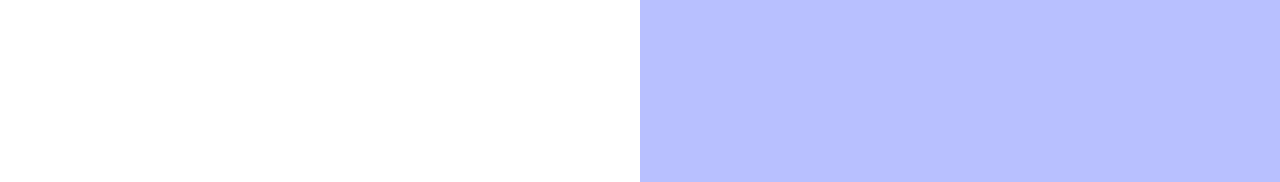
<file: snowboard/index.html>
<!DOCTYPE html>
<html lang="en">

<head>
    <meta charset="UTF-8">
    <meta name="viewport" content="width=device-width, initial-scale=1.0">
    <link rel="stylesheet" href="css/style.css">

    <title>Snowbaord Website</title>
</head>

<body>

    <header>
        <ul class="nav-links">
            <li>
                <a href="" class="nav-links__link">Featured</a>
            </li>
            <li>
                <a href="" class="nav-links__link">Promo</a>
            </li>
            <li>
                <a href="" class="nav-links__link">Shop</a>
            </li>
        </ul>
    </header>

    <main>

        <section class="section-landing">
            <div class="front-words u-margin-bottom-medium u-center-text">
                <div class="front-words__words u-margin-bottom-small">
                    <h1 class="heading-primary stand-out">Snowboarding Evolved</h1>
                    <p class="text-white">Lorem ipsum dolor sit amet consectetur adipis sit nam aliquam provident vel magnam alias nesciunt.</p>
                </div>
                <div class="front-words__buttons">
                    <a href="" class="btn btn__float">Featured Board</a>
                    <a href="" class="btn btn__float">Shop Now</a>
                </div>
            </div>
        </section>

        <section class="section-point">
            <div class="point__text">
                <h2 class="heading-secondary stand-out">Your Favorite Boards on Demand</h2>
                <p>Lorem, ipsum dolor sit amet consectetur adipisicing elit. Iurdae sed <br> r adipisicing elit. Iurdae sed.</p>
            </div>
            <img class="point__image point__image__right" src="img/snowboarder.png" alt="">
        </section>

        <section class="section-point">

            <div class="point__text point__text__right">
                <h2 class="heading-secondary stand-out">Crash Into The Season Prepared</h2>
                <p>Lorem, ipsum dolor sit amet consectetur adipisicing elit. Iurdae sed <br> r adipisicing elit. Iurdae sed.</p>
            </div>
            <img class="point__image point__image__left" src="img/snowboarder-flipped.png" alt="">

        </section>

        <section class="section-point u-section-margin">
            <div class="point__text">
                <h2 class="heading-secondary stand-out">Featured Board:</h2>
                <h3 class="heading-tertiary bold">The XA-21</h3>
            </div>
            <div class="section-featured__image">
                <img class="point__image point__image__right point__image__rotated" src="img/snowboard-featured.png" alt="">
            </div>
        </section>

        <section class="section-steps">
            <div class="steps">
                <div class="steps__step">
                    <h3 class="heading-tertiary stand-out u-margin-bottom-small">Step 1:</h3>
                    <div class="circle u-margin-bottom-small"></div>
                    <p>Pick Your Board</p>
                </div>
                <div class="steps__step">
                    <h3 class="heading-tertiary stand-out u-margin-bottom-small">Step 2:</h3>
                    <div class="circle u-margin-bottom-small"></div>
                    <p>Customize It</p>
                </div>
                <div class="steps__step">
                    <h3 class="heading-tertiary stand-out u-margin-bottom-small">Step 3:</h3>
                    <div class="circle u-margin-bottom-small"></div>
                    <p>Ship It!</p>
                </div>
            </div>
        </section>


        <section class="section-cta">
            <div class="cta-1-h">
                <div class="cta-1-h__inner">
                    <h2 class="heading-secondary u-margin-bottom-small">Let's Get Boarding</h2>
                    <a class="btn btn__square" href="">Shop Now</a>
                </div>

            </div>
            <div class="cta-2-h">
                <div class="cta-2-h__scrolling cta-2-h__scrolling__1">
                    <img id="lastClone" class="cta-2-h__scrolling__image" src="img/snowboard-featured.png" alt="">
                    <img class="cta-2-h__scrolling__image" src="img/snowboard.png" alt="">
                    <img class="cta-2-h__scrolling__image" src="img/snowboard.png" alt="">
                    <img class="cta-2-h__scrolling__image" src="img/snowboard-featured.png" alt="">
                    <img class="cta-2-h__scrolling__image" src="img/snowboard.png" alt="">
                    <img id="firstClone" class="cta-2-h__scrolling__image" src="img/snowboard-featured.png" alt="">

                </div>
                <div class="cta-2-h__scrolling cta-2-h__scrolling__2">
                    <img id="lastClone" class="cta-2-h__scrolling__image" src="img/snowboard-featured.png" alt="">
                    <img class="cta-2-h__scrolling__image" src="img/snowboard.png" alt="">
                    <img class="cta-2-h__scrolling__image" src="img/snowboard.png" alt="">
                    <img class="cta-2-h__scrolling__image" src="img/snowboard-featured.png" alt="">
                    <img class="cta-2-h__scrolling__image" src="img/snowboard.png" alt="">
                    <img id="firstClone" class="cta-2-h__scrolling__image" src="img/snowboard-featured.png" alt="">

                </div>
            </div>
        </section>

    </main>

    <script src="js/index.js"></script>
</body>

</html>
</file>
<file: laptop/css/styles.css>
* {
    margin: 0px;
    padding: 0px;
    box-sizing: border-box;
}

body {
    font-family: 'Poppins', sans-serif;
}



button {
    font-family: 'Poppins', sans-serif;
}

header {
    display: flex;
    width: 90%;
    height: 10vh;
    margin: auto;
    align-items: center;
}

.logo-container, .nav-links, .cart {
    display: flex;
}

.logo-container {
    flex: 1;
    cursor: pointer;
}

.logo-text {
    font-weight: 400;
    margin: 5px;
}

nav {
    flex: 2;
}

.nav-links {
    justify-content: space-around;
    list-style: none;
}

.nav-link {
    color: #5f5f79;
    font-size: 18px;
    text-decoration: none;
}

.cart {
    flex: 1;
    justify-content:flex-end;
    cursor: pointer;
}

.presentation {
    display: flex;
    width: 90%;
    margin: auto;
    min-height: 80vh;
    align-items: center;
}

.introduction {
    flex: 1;
}

.intro-text h1 {
    font-size: 44px;
    font-weight: 500;
    background: linear-gradient(to right, #494964, #6f6f89);
    -webkit-background-clip: text;
    -webkit-text-fill-color: transparent;
}

.intro-text p {
    margin-top: 5px;
    font-size: 22px;
    color: #585772;
}

.cta {
    padding: 50px 0px 0px 0px;
}

.cta-select {
    border: 2px solid #c36cbb;
    background: transparent;
    color: #c36cbb;
    width: 150px;
    height: 50px;
    cursor: pointer;
    font-size: 16px;
    
}

.cta-add {
    border: none;
    background: #c36cbb;
    width: 150px;
    height: 50px;
    cursor: pointer;
    font-size: 16px;
    color: white;
    margin: 30px 0px 0px 30px;
}

.cover {
    flex: 1;
    animation: drop 1.5s ease;
}

.cover img {
    height: 60vh;
    filter: drop-shadow(0px 5px 3px black);
    margin: auto;
    padding: 20px;
}

.big-circle {
    position: absolute;
    top: 0px;
    right: 0px;
    z-index: -1;
    opacity: 0.5;
    height: 80%;
}

.mid-circle {
    position: absolute;
    top: 25%;
    right: 25%;
    z-index: -1;
    height: 65%;
    opacity: 0.5;
}

.small-circle {
    position: absolute;
    bottom: 0%;
    left: 25%;
    z-index: -1;
}

.product-select {
    bottom: 5%;
    width: 15%;
    right: 50%;
    transform: translate(50%, 5%); 
    display: flex;
    justify-content: space-around;
    position: absolute;
}

.arrow {
    cursor: pointer;
}

@keyframes drop {
    0%, 10% {
        opacity: 0;
        transform: translateY(-80px);
    }
    100% {
        opacity: 1;
        transform: translateY(0px);
    }
}

@media screen and (max-width: 1200px) {
    .presentation {
        flex-direction: column;
    }

    .introduction {
        margin-top: 5vh;
        text-align: center;
    }

    .product-select {
        width: 35%;
        bottom: 1%
    }
}

@media screen and (max-width: 1100px) {
    .cover img {
        height: 50vh;
    }

    .product-select {
        width: 50%;
        bottom: 2%;
    }
}
</file>
<file: meditation_app/css/style.css>
@import url("https://fonts.googleapis.com/css2?family=Poppins:wght@300;400;500;600;700&display=swap");
* {
  margin: 0 0 0 0;
  padding: 0;
  box-sizing: border-box; }

html {
  position: relative;
  width: 100%;
  overflow-x: hidden; }

body {
  height: 100%;
  overflow-x: hidden; }

img {
  height: auto;
  width: 10rem; }

html {
  font-size: 100%; }

body {
  font-family: 'Poppins', sans-serif;
  font-weight: 400;
  font-size: 1.6rem;
  line-height: 1.7;
  color: #4E4E4E; }

p {
  font-size: 1.8rem; }

.stand-out {
  font-size: 2.3rem;
  font-weight: 400; }

.gradient-text {
  background-image: linear-gradient(to right, #FB9B56, #EB716A);
  -webkit-background-clip: text;
  color: transparent; }

.stand-out-sec {
  display: inline-block;
  color: #FB9B56;
  font-weight: 700; }

.text-change {
  position: relative; }

.heading-primary {
  font-weight: 600;
  display: block;
  font-size: 9rem; }

.heading-secondary {
  font-weight: 500;
  font-size: 6rem; }

.heading-tertiary {
  font-size: 4rem;
  font-weight: 400;
  display: block; }

.section-landing {
  min-height: 90vh;
  width: 100%; }

.section-features {
  margin: 0 auto;
  width: 90%;
  height: auto; }

.section-testimonials {
  height: auto; }

.section-plans {
  margin: 0 auto;
  width: 90%;
  height: auto; }

.section-cta {
  width: 90%;
  margin: 0 auto;
  height: 100vh; }

.header {
  height: 15vh;
  width: 90%;
  display: flex;
  align-items: center;
  margin: 0 auto;
  justify-content: space-between; }

.logo-container {
  display: flex;
  align-items: center;
  justify-content: space-around; }
  .logo-container__logo {
    width: 8rem;
    justify-self: flex-start; }

.nav-links {
  width: 50rem;
  list-style: none;
  align-items: center;
  display: flex;
  justify-content: space-around; }
  .nav-links__link {
    text-decoration: none;
    color: #4E4E4E; }

.landing {
  display: flex;
  align-items: center;
  justify-content: space-between;
  margin: 0 auto;
  width: 90%;
  height: 100%; }
  .landing__intro-image__image {
    width: 52rem; }

.features {
  display: grid;
  grid-template-columns: 45% 45%;
  grid-template-rows: 50% 50%;
  column-gap: 10%;
  row-gap: 10rem; }
  .features__feature {
    display: flex;
    justify-content: space-between; }
    .features__feature__text {
      flex: 2; }
    .features__feature__image {
      flex: 1;
      background-color: grey;
      border-radius: 2rem;
      width: 15rem;
      height: 20rem;
      margin-right: 2rem; }

.plans {
  width: 100%;
  display: grid;
  grid-template-columns: 33% 33% 33%;
  margin: 0 auto; }

.btn {
  transition: all .5s;
  text-decoration: none;
  background: linear-gradient(to right, #FB9B56, #EB716A);
  padding: 1.5rem 5rem;
  color: #fff; }

.testimonials {
  display: flex;
  justify-content: space-around;
  width: 90%;
  margin: 0 auto;
  align-items: center; }
  .testimonials__testimonial {
    padding: 10rem 4rem;
    width: 90%;
    margin: 0 auto;
    align-items: center;
    display: flex;
    justify-content: space-between;
    box-shadow: 0 1.5rem 4rem rgba(0, 0, 0, 0.3); }
    .testimonials__testimonial__text {
      flex: 3; }
    .testimonials__testimonial__image {
      flex: 1;
      display: flex;
      justify-content: flex-end; }
      .testimonials__testimonial__image__image {
        width: 20rem;
        border-radius: 100%; }
  .testimonials__arrow {
    font-size: 8rem;
    color: #4E4E4E; }

.plans__plan {
  width: 90%;
  padding-top: 3rem;
  height: 50rem;
  padding-bottom: 3rem;
  box-shadow: 0 1.5rem 4rem rgba(0, 0, 0, 0.3);
  display: flex;
  flex-direction: column;
  align-items: center;
  margin: 0 auto;
  text-align: center; }
  .plans__plan__left {
    margin: 0 0 0 0; }
  .plans__plan__right {
    margin-left: auto;
    margin-right: 0; }
  .plans__plan__image {
    flex: 2;
    width: 55%; }
  .plans__plan__description {
    flex: 1;
    display: flex;
    align-items: center; }
  .plans__plan__price {
    display: flex;
    align-items: center;
    flex: 1; }

.u-center-text {
  text-align: center; }

.u-margin-bottom-small {
  margin-bottom: 3rem; }

.u-margin-bottom-medium {
  margin-bottom: 6rem; }

.u-margin-bottom-large {
  margin-bottom: 10rem; }

.u-center-text {
  text-align: center; }

.u-margin-leftright {
  margin: 0 1rem 0 1rem; }

.u-section-margin {
  margin-bottom: 25rem; }

.left {
  float: left;
  margin-right: 3rem; }

.right {
  height: auto;
  float: right;
  margin-left: 3rem; }

.u-text-right {
  text-align: right; }

@media screen and (max-width: 1800px) {
  html {
    font-size: 85%; } }

@media screen and (max-width: 1500px) {
  html {
    font-size: 70%; } }

@media screen and (max-width: 1300px) {
  html {
    font-size: 62.5%; } }

@media screen and (max-width: 1100px) {
  .landing {
    text-align: center;
    flex-direction: column; }
    .landing__intro-words {
      margin-bottom: 7rem; } }

@media screen and (max-width: 1100px) {
  .features {
    grid-template-columns: 100%;
    column-gap: 0;
    grid-template-rows: 20% 20% 20% 20%;
    row-gap: 10rem; }
  .plans {
    width: 80%;
    grid-template-columns: 100%;
    row-gap: 7rem; }
    .plans__plan {
      height: 50rem; }
    .plans__plan__left {
      margin: 0 auto 0 auto; }
    .plans__plan__right {
      margin: 0 auto; } }

@media screen and (max-width: 1000px) {
  .line {
    transition: all .5s ease;
    width: 30px;
    height: 3px;
    background: #4E4E4E;
    margin: 5px; }
  .hamburger {
    position: relative;
    cursor: pointer;
    z-index: 100; }
  .hamburger-menu-open .line {
    background: white; }
  .hamburger-menu-open #line1 {
    transform: rotate(45deg); }
  .hamburger-menu-open #line2 {
    opacity: 0; }
  .hamburger-menu-open #line3 {
    transform: translateY(-15px) rotate(-45deg); }
  .nav-links {
    position: absolute;
    left: 0;
    top: 0;
    clip-path: circle(0px at 90% 5%);
    -webkit-clip-path: circle(0px at 93% 8%);
    transition: all 1s ease-out;
    background: linear-gradient(to bottom left, #EB716A, #FB9B56);
    height: 100vh;
    width: 100%;
    z-index: 1;
    flex-direction: column; }
    .nav-links__link {
      color: #fff; }
  .nav-links-open {
    clip-path: circle(1400px at 90% 10%);
    -webkit-clip-path: circle(1400px at 93% 8%); }
  .lock-scroll {
    overflow-y: hidden; }
  .testimonials__testimonial {
    text-align: center;
    flex-direction: column;
    justify-content: space-between;
    padding-left: 2rem;
    padding-right: 2rem; }
    .testimonials__testimonial__text {
      margin-bottom: 4rem; } }

@media screen and (max-width: 650px) {
  .landing__intro-image__image {
    width: 40rem; } }

@media screen and (max-width: 450px) {
  .landing__intro-image__image {
    width: 35rem; } }

@media screen and (max-width: 400px) {
  .landing__intro-image__image {
    width: 30rem; }
  html {
    font-size: 50%; } }

@media screen and (max-width: 350px) {
  .landing__intro-image__image {
    width: 25rem; }
  html {
    font-size: 45%; } }
</file>
<file: Natours/css/icons.css>
@charset "UTF-8";

@font-face {
  font-family: "linea-basic-10";
  src:url("fonts/linea-basic-10.eot");
  src:url("fonts/linea-basic-10.eot?#iefix") format("embedded-opentype"),
    url("fonts/linea-basic-10.woff") format("woff"),
    url("fonts/linea-basic-10.ttf") format("truetype"),
    url("fonts/linea-basic-10.svg#linea-basic-10") format("svg");
  font-weight: normal;
  font-style: normal;

}

[data-icon]:before {
  font-family: "linea-basic-10" !important;
  content: attr(data-icon);
  font-style: normal !important;
  font-weight: normal !important;
  font-variant: normal !important;
  text-transform: none !important;
  speak: none;
  line-height: 1;
  -webkit-font-smoothing: antialiased;
  -moz-osx-font-smoothing: grayscale;
}

[class^="icon-"]:before,
[class*=" icon-"]:before {
  font-family: "linea-basic-10" !important;
  font-style: normal !important;
  font-weight: normal !important;
  font-variant: normal !important;
  text-transform: none !important;
  speak: none;
  line-height: 1;
  -webkit-font-smoothing: antialiased;
  -moz-osx-font-smoothing: grayscale;
}

.icon-basic-accelerator:before {
  content: "a";
}
.icon-basic-alarm:before {
  content: "b";
}
.icon-basic-anchor:before {
  content: "c";
}
.icon-basic-anticlockwise:before {
  content: "d";
}
.icon-basic-archive:before {
  content: "e";
}
.icon-basic-archive-full:before {
  content: "f";
}
.icon-basic-ban:before {
  content: "g";
}
.icon-basic-battery-charge:before {
  content: "h";
}
.icon-basic-battery-empty:before {
  content: "i";
}
.icon-basic-battery-full:before {
  content: "j";
}
.icon-basic-battery-half:before {
  content: "k";
}
.icon-basic-bolt:before {
  content: "l";
}
.icon-basic-book:before {
  content: "m";
}
.icon-basic-book-pen:before {
  content: "n";
}
.icon-basic-book-pencil:before {
  content: "o";
}
.icon-basic-bookmark:before {
  content: "p";
}
.icon-basic-calculator:before {
  content: "q";
}
.icon-basic-calendar:before {
  content: "r";
}
.icon-basic-cards-diamonds:before {
  content: "s";
}
.icon-basic-cards-hearts:before {
  content: "t";
}
.icon-basic-case:before {
  content: "u";
}
.icon-basic-chronometer:before {
  content: "v";
}
.icon-basic-clessidre:before {
  content: "w";
}
.icon-basic-clock:before {
  content: "x";
}
.icon-basic-clockwise:before {
  content: "y";
}
.icon-basic-cloud:before {
  content: "z";
}
.icon-basic-clubs:before {
  content: "A";
}
.icon-basic-compass:before {
  content: "B";
}
.icon-basic-cup:before {
  content: "C";
}
.icon-basic-diamonds:before {
  content: "D";
}
.icon-basic-display:before {
  content: "E";
}
.icon-basic-download:before {
  content: "F";
}
.icon-basic-exclamation:before {
  content: "G";
}
.icon-basic-eye:before {
  content: "H";
}
.icon-basic-eye-closed:before {
  content: "I";
}
.icon-basic-female:before {
  content: "J";
}
.icon-basic-flag1:before {
  content: "K";
}
.icon-basic-flag2:before {
  content: "L";
}
.icon-basic-floppydisk:before {
  content: "M";
}
.icon-basic-folder:before {
  content: "N";
}
.icon-basic-folder-multiple:before {
  content: "O";
}
.icon-basic-gear:before {
  content: "P";
}
.icon-basic-geolocalize-01:before {
  content: "Q";
}
.icon-basic-geolocalize-05:before {
  content: "R";
}
.icon-basic-globe:before {
  content: "S";
}
.icon-basic-gunsight:before {
  content: "T";
}
.icon-basic-hammer:before {
  content: "U";
}
.icon-basic-headset:before {
  content: "V";
}
.icon-basic-heart:before {
  content: "W";
}
.icon-basic-heart-broken:before {
  content: "X";
}
.icon-basic-helm:before {
  content: "Y";
}
.icon-basic-home:before {
  content: "Z";
}
.icon-basic-info:before {
  content: "0";
}
.icon-basic-ipod:before {
  content: "1";
}
.icon-basic-joypad:before {
  content: "2";
}
.icon-basic-key:before {
  content: "3";
}
.icon-basic-keyboard:before {
  content: "4";
}
.icon-basic-laptop:before {
  content: "5";
}
.icon-basic-life-buoy:before {
  content: "6";
}
.icon-basic-lightbulb:before {
  content: "7";
}
.icon-basic-link:before {
  content: "8";
}
.icon-basic-lock:before {
  content: "9";
}
.icon-basic-lock-open:before {
  content: "!";
}
.icon-basic-magic-mouse:before {
  content: "\"";
}
.icon-basic-magnifier:before {
  content: "#";
}
.icon-basic-magnifier-minus:before {
  content: "$";
}
.icon-basic-magnifier-plus:before {
  content: "%";
}
.icon-basic-mail:before {
  content: "&";
}
.icon-basic-mail-multiple:before {
  content: "'";
}
.icon-basic-mail-open:before {
  content: "(";
}
.icon-basic-mail-open-text:before {
  content: ")";
}
.icon-basic-male:before {
  content: "*";
}
.icon-basic-map:before {
  content: "+";
}
.icon-basic-message:before {
  content: ",";
}
.icon-basic-message-multiple:before {
  content: "-";
}
.icon-basic-message-txt:before {
  content: ".";
}
.icon-basic-mixer2:before {
  content: "/";
}
.icon-basic-mouse:before {
  content: ":";
}
.icon-basic-notebook:before {
  content: ";";
}
.icon-basic-notebook-pen:before {
  content: "<";
}
.icon-basic-notebook-pencil:before {
  content: "=";
}
.icon-basic-paperplane:before {
  content: ">";
}
.icon-basic-pencil-ruler:before {
  content: "?";
}
.icon-basic-pencil-ruler-pen:before {
  content: "@";
}
.icon-basic-photo:before {
  content: "[";
}
.icon-basic-picture:before {
  content: "]";
}
.icon-basic-picture-multiple:before {
  content: "^";
}
.icon-basic-pin1:before {
  content: "_";
}
.icon-basic-pin2:before {
  content: "`";
}
.icon-basic-postcard:before {
  content: "{";
}
.icon-basic-postcard-multiple:before {
  content: "|";
}
.icon-basic-printer:before {
  content: "}";
}
.icon-basic-question:before {
  content: "~";
}
.icon-basic-rss:before {
  content: "\\";
}
.icon-basic-server:before {
  content: "\e000";
}
.icon-basic-server2:before {
  content: "\e001";
}
.icon-basic-server-cloud:before {
  content: "\e002";
}
.icon-basic-server-download:before {
  content: "\e003";
}
.icon-basic-server-upload:before {
  content: "\e004";
}
.icon-basic-settings:before {
  content: "\e005";
}
.icon-basic-share:before {
  content: "\e006";
}
.icon-basic-sheet:before {
  content: "\e007";
}
.icon-basic-sheet-multiple:before {
  content: "\e008";
}
.icon-basic-sheet-pen:before {
  content: "\e009";
}
.icon-basic-sheet-pencil:before {
  content: "\e00a";
}
.icon-basic-sheet-txt:before {
  content: "\e00b";
}
.icon-basic-signs:before {
  content: "\e00c";
}
.icon-basic-smartphone:before {
  content: "\e00d";
}
.icon-basic-spades:before {
  content: "\e00e";
}
.icon-basic-spread:before {
  content: "\e00f";
}
.icon-basic-spread-bookmark:before {
  content: "\e010";
}
.icon-basic-spread-text:before {
  content: "\e011";
}
.icon-basic-spread-text-bookmark:before {
  content: "\e012";
}
.icon-basic-star:before {
  content: "\e013";
}
.icon-basic-tablet:before {
  content: "\e014";
}
.icon-basic-target:before {
  content: "\e015";
}
.icon-basic-todo:before {
  content: "\e016";
}
.icon-basic-todo-pen:before {
  content: "\e017";
}
.icon-basic-todo-pencil:before {
  content: "\e018";
}
.icon-basic-todo-txt:before {
  content: "\e019";
}
.icon-basic-todolist-pen:before {
  content: "\e01a";
}
.icon-basic-todolist-pencil:before {
  content: "\e01b";
}
.icon-basic-trashcan:before {
  content: "\e01c";
}
.icon-basic-trashcan-full:before {
  content: "\e01d";
}
.icon-basic-trashcan-refresh:before {
  content: "\e01e";
}
.icon-basic-trashcan-remove:before {
  content: "\e01f";
}
.icon-basic-upload:before {
  content: "\e020";
}
.icon-basic-usb:before {
  content: "\e021";
}
.icon-basic-video:before {
  content: "\e022";
}
.icon-basic-watch:before {
  content: "\e023";
}
.icon-basic-webpage:before {
  content: "\e024";
}
.icon-basic-webpage-img-txt:before {
  content: "\e025";
}
.icon-basic-webpage-multiple:before {
  content: "\e026";
}
.icon-basic-webpage-txt:before {
  content: "\e027";
}
.icon-basic-world:before {
  content: "\e028";
}
</file>
<file: Natours/css/style.css>
@keyframes moveInLeft {
  0% {
    opacity: 0;
    transform: translateX(-10rem); }
  80% {
    transform: translateX(2rem); }
  100% {
    opacity: 1;
    transform: translateX(0); } }

@keyframes moveInRight {
  0% {
    opacity: 0;
    transform: translateX(10rem); }
  80% {
    transform: translateX(-3rem); }
  100% {
    opacity: 1;
    transform: translateX(0); } }

@keyframes moveInBottom {
  0% {
    opacity: 0;
    transform: translateY(3rem); }
  100% {
    opacity: 1;
    transform: translateY(0); } }

* {
  margin: 0;
  padding: 0;
  box-sizing: border-box; }

body {
  font-family: "Lato", sans-serif;
  font-weight: 400;
  font-size: 1.6rem;
  line-height: 1.7;
  color: #777;
  margin: 3rem; }

html {
  font-size: 62.5%; }

body {
  font-family: "Lato", sans-serif;
  font-weight: 400;
  line-height: 1.7;
  color: #777; }

.heading-primary {
  color: #fff;
  text-transform: uppercase;
  backface-visibility: hidden;
  margin-bottom: 6rem; }
  .heading-primary-main {
    display: block;
    font-size: 6rem;
    font-weight: 400;
    letter-spacing: 2.7rem;
    animation-name: moveInLeft;
    animation-duration: 1.2s;
    animation-delay: 0.1s; }
  .heading-primary-sub {
    display: block;
    font-size: 2rem;
    font-weight: 700;
    letter-spacing: 1.5rem;
    animation-name: moveInRight;
    animation-duration: 1.2s;
    animation-delay: 0.1s; }

.heading-secondary {
  font-size: 3.5rem;
  text-transform: uppercase;
  font-weight: 700;
  display: inline-block;
  background-image: linear-gradient(to right, #5ed849, #1cb381);
  -webkit-background-clip: text;
  color: transparent;
  letter-spacing: 2px;
  transition: all .3s; }
  .heading-secondary:hover {
    transform: skewY(2deg) skewX(15deg) scale(1.2);
    text-shadow: 0.5rem 1rem 2rem rgba(0, 0, 0, 0.2); }

.heading-tertiary {
  font-size: 1.7rem;
  font-weight: 700;
  text-transform: uppercase; }

.paragraph {
  font-size: 1.6rem; }
  .paragraph:not(:last-child) {
    margin-bottom: 3rem; }

.u-center-text {
  text-align: center; }

.u-margin-bottom-small {
  margin-bottom: 1.5rem; }

.u-margin-bottom-medium {
  margin-bottom: 4rem; }

.u-margin-bottom-big {
  margin-bottom: 8rem; }

.section-about {
  background-color: #fcfcfc;
  padding: 25rem 0;
  margin-top: -20vh; }

.section-fetures {
  padding: 20rem 0;
  background-image: linear-gradient(to right bottom, rgba(94, 216, 73, 0.8), rgba(28, 179, 129, 0.8)), url(../img/nat-4.jpg);
  background-size: cover;
  clip-path: polygon(0% 15%, 100% 0%, 100% 85%, 0% 100%); }

.header {
  height: 95vh;
  background-image: linear-gradient(to right bottom, rgba(94, 216, 73, 0.8), rgba(28, 179, 129, 0.8)), url(../img/hero.jpg);
  background-size: cover;
  background-position: top;
  position: relative;
  clip-path: polygon(0% 0%, 100% 0%, 100% 80%, 0% 100%); }
  .header .logo-box {
    position: absolute;
    top: 4rem;
    left: 4rem; }
    .header .logo-box .logo {
      height: 3.5rem;
      transition: all 300ms; }
      .header .logo-box .logo:hover {
        transform: translateY(-0.7rem) scale(1.1); }
  .header .text-box {
    position: absolute;
    top: 40%;
    left: 50%;
    transform: translate(-50%, -50%);
    text-align: center; }

.row {
  max-width: 114rem;
  margin: 0 auto; }
  .row:not(:last-child) {
    margin-bottom: 8rem; }
  .row::after {
    content: "";
    display: table;
    clear: both; }
  .row [class^="col-"] {
    float: left; }
    .row [class^="col-"]:not(:last-child) {
      margin-right: 6rem; }
  .row .col-1-of-2 {
    width: calc((100% - 6rem) / 2); }
  .row .col-1-of-3 {
    width: calc((100% - 2 * 6rem) / 3); }
  .row .col-1-of-4 {
    width: calc((100% - 3 * 6rem) / 4); }
  .row .col-2-of-3 {
    width: calc(2 * ((100% - 2 * 6rem) / 3) + 6rem); }
  .row .col-2-of-4 {
    width: calc(2 * (((100% - 3 * 6rem) / 4)) + 6rem); }
  .row .col-3-of-4 {
    width: calc(3 * ((100% - 3 * 6rem) / 4) + 2*6rem); }

.btn:link, .btn:visited {
  text-transform: uppercase;
  text-decoration: none;
  color: #777;
  padding: 1.5rem 4rem;
  display: inline-block;
  border-radius: 10rem;
  transition: all .2s;
  font-size: 1.6rem; }

.btn:hover {
  transform: translateY(-0.3rem);
  box-shadow: 0 1rem 2rem rgba(0, 0, 0, 0.4); }

.btn:active {
  transform: translateY(-0.1rem);
  box-shadow: 0 0.5rem 1rem rgba(0, 0, 0, 0.2); }

.btn-white {
  background-color: #fff;
  color: #777;
  background-color: #fff; }

.btn-animated {
  animation: moveInBottom .5s ease-out 1.3s;
  animation-fill-mode: backwards; }

.btn-text:link, .btn-text:visited {
  font-size: 1.6rem;
  color: #55c57a;
  display: inline-block;
  text-decoration: none;
  border-bottom: 1px solid #55c57a;
  padding: 3px;
  transition: all .2s; }

.btn-text:hover {
  background-color: #55c57a;
  color: #fff;
  box-shadow: 0 1rem 2rem rgba(0, 0, 0, 0.3);
  transform: translateY(-2px); }

.btn-text:active {
  transform: translateY(2px); }

.composition {
  position: relative; }
  .composition_image {
    width: 55%;
    box-shadow: 0 1.5rem 4rem rgba(0, 0, 0, 0.4);
    border-radius: 2px;
    position: absolute;
    z-index: 1;
    transition: all .2s;
    outline-offset: 1.5rem; }
    .composition_image--p1 {
      left: 0;
      top: -2rem; }
    .composition_image--p2 {
      right: 0;
      top: 2rem; }
    .composition_image--p3 {
      left: 20%;
      top: 10rem; }
    .composition_image:hover {
      outline: 1.5rem solid #55c57a;
      transform: scale(1.1) translateY(-0.5rem);
      box-shadow: 0 2.5rem 4rem rgba(0, 0, 0, 0.6);
      z-index: 2; }
  .composition:hover .composition_image:not(:hover) {
    transform: scale(0.9); }

.feature-box {
  background-color: rgba(255, 255, 255, 0.8);
  font-size: 1.4rem;
  padding: 2.5rem;
  text-align: center;
  border-radius: 3px;
  box-shadow: 0 1.5rem 4rem rgba(0, 0, 0, 0.3);
  transition: all .4s; }
  .feature-box__icon {
    font-size: 6rem;
    margin-bottom: .5rem; }
  .feature-box:hover {
    transform: translateY(-20px); }
</file>
<file: restaurant/css/style.css>
@import url("https://fonts.googleapis.com/css2?family=Poppins:wght@400;500;600;700&display=swap");
* {
  margin: 0;
  padding: 0;
  box-sizing: border-box; }

html {
  position: relative;
  width: 100%;
  overflow-x: hidden; }

body {
  height: 100%;
  overflow-x: hidden; }

img {
  height: auto;
  width: 10rem; }

html {
  font-size: 100%; }

body {
  font-family: 'Poppins', sans-serif;
  font-weight: 400;
  font-size: 1.6rem;
  line-height: 1.7;
  color: #6D6D6D; }

p {
  font-size: 1.4rem; }

.text-change {
  position: relative; }

.heading-primary {
  font-weight: 600;
  display: block;
  color: #3E3E3E;
  font-size: 5.5rem; }

.heading-secondary {
  font-weight: 500;
  font-size: 4rem; }

.heading-tertiary {
  font-size: 2rem;
  font-weight: 400;
  display: block; }

.gradient-text {
  background-image: linear-gradient(to right, #00F0AA, #0CBAF8);
  -webkit-background-clip: text;
  color: transparent; }

.stand-out {
  font-weight: 600;
  color: black; }

.thin-text {
  font-weight: 400; }

.stand-out-sec {
  color: #0CBAF8;
  font-weight: 600; }

.u-center-text {
  text-align: center; }

.u-margin-bottom-small {
  margin-bottom: 3rem; }

.u-margin-bottom-v-small {
  margin-bottom: 1.5rem; }

.u-margin-bottom-medium {
  margin-bottom: 6rem; }

.u-margin-bottom-large {
  margin-bottom: 10rem; }

.u-center-text {
  text-align: center; }

.u-margin-leftright {
  margin: 0 1rem 0 1rem; }

.u-section-margin {
  margin-bottom: 25rem; }

.left {
  float: left;
  margin-right: 3rem; }

.right {
  height: auto;
  float: right;
  margin-left: 3rem; }

.u-text-right {
  text-align: right; }

.section-landing {
  height: 85vh;
  width: 80%;
  margin: 0 auto; }

.section-points {
  background-color: #ebebeb;
  padding-top: 15vh;
  padding-bottom: 15vh; }

.section-point {
  width: 90%;
  margin-left: auto;
  padding-top: 15vh;
  padding-bottom: 15vh;
  position: relative; }

.section-contact {
  background-color: #00F0AA;
  padding-top: 10vh;
  padding-bottom: 10vh; }

.flex-point {
  display: flex;
  align-items: center;
  height: 100%; }
  .flex-point__text {
    flex: 1; }
  .flex-point__image-container {
    flex: 1;
    display: flex;
    align-items: center;
    justify-content: flex-end; }

#intro-image {
  width: 35rem; }

.not-bland-salad {
  height: 80vh; }

#not-bland-salad {
  width: 45rem;
  position: absolute;
  right: 0;
  top: 25%; }

.points {
  width: 80%;
  display: grid;
  margin: 0 auto;
  grid-template-columns: repeat(4, 1fr);
  column-gap: 3rem; }
  .points__point__image {
    height: 9rem;
    width: 9rem;
    color: white;
    background-color: grey; }

.contact {
  width: 80%;
  margin: 0 auto;
  display: flex;
  justify-content: space-between; }
  .contact__map {
    margin-right: 5rem;
    flex: 1;
    width: 90%; }
  .contact__info {
    flex: 1; }
    .contact__info__info {
      margin-bottom: 3rem;
      display: flex;
      align-items: center; }
      .contact__info__info__icon {
        flex: 1;
        font-size: 5rem; }
      .contact__info__info__text {
        flex: 3; }

.header {
  width: 80%;
  height: 15vh;
  margin: 0 auto;
  display: flex;
  align-items: center;
  justify-content: space-between; }
  .header__logo-container {
    display: flex;
    align-items: center;
    flex: 1; }
    .header__logo-container__logo {
      margin-right: 2rem; }
  .header__nav {
    flex: 1; }
    .header__nav__nav-links {
      list-style: none;
      align-items: center;
      display: flex;
      justify-content: space-between; }
      .header__nav__nav-links__link {
        text-decoration: none;
        color: #6D6D6D; }

.btn {
  padding: 1rem 2rem;
  text-decoration: none;
  font-weight: 400;
  color: #3E3E3E;
  background: linear-gradient(to right, #00F0AA, #0CBAF8);
  border-radius: 5rem; }
  .btn__secondary {
    background: none;
    background-color: #0CBAF8; }

.header__hamburger {
  cursor: pointer;
  z-index: 6;
  display: none; }
  .header__hamburger__line {
    width: 35px;
    height: 4px;
    transition: all .6s;
    margin: 7px;
    background-color: black; }

@media screen and (max-width: 1800px) {
  html {
    font-size: 85%; } }

@media screen and (max-width: 1500px) {
  html {
    font-size: 70%; } }

@media screen and (max-width: 1300px) {
  html {
    font-size: 62.5%; } }

@media screen and (max-width: 1200px) {
  .header__nav {
    transition: all 1.5s ease;
    padding-top: 15vh;
    width: 50vw;
    padding-bottom: 15vh;
    background: linear-gradient(to bottom, #00F0AA, #0CBAF8);
    position: absolute;
    top: 0;
    left: 50%;
    z-index: 5;
    transform: translateX(100%); }
    .header__nav__nav-links {
      flex-direction: column;
      height: 70vh;
      margin: 0 auto; }
      .header__nav__nav-links__link {
        color: black;
        font-weight: 600; }
      .header__nav__nav-links__btn {
        background: #0CF830; }
  .header__hamburger {
    display: block; }
  .header__nav__clicked {
    transform: translateX(-100%); }
  .toggle .line1 {
    transform: rotate(-45deg) translate(-9px, 6px); }
  .toggle .line2 {
    opacity: 0; }
  .toggle .line3 {
    transform: rotate(45deg) translate(-9px, -6px); } }

@media screen and (max-width: 900px) {
  .intro {
    display: flex;
    text-align: center;
    flex-direction: column; }
  .section-landing {
    width: 90%; }
  #intro-image {
    width: 30rem; } }

@media screen and (max-width: 1000px) {
  .points {
    grid-template-columns: repeat(2, 1fr);
    grid-template-rows: repeat(2, 1fr);
    text-align: center;
    row-gap: 5rem;
    column-gap: 3rem; }
    .points__point {
      margin: 0 auto; }
      .points__point__text {
        width: 80%;
        margin: 0 auto; }
      .points__point__image {
        margin: 0 auto 2rem auto; }
  .flex-point {
    flex-direction: column;
    text-align: center; }
  #not-bland-salad {
    margin: 0 auto;
    position: static;
    width: 40rem; }
  .svg {
    display: none; }
  .section-point {
    margin: 0 auto; } }

@media screen and (max-width: 900px) {
  .contact {
    flex-direction: column; }
    .contact__map {
      margin: 0 auto 5rem auto; }
    .contact__info {
      margin: 0 auto; }
      .contact__info__info {
        flex-direction: column;
        text-align: center; }
      .contact__info__cta {
        text-align: center; } }

@media screen and (max-width: 650px) {
  .points {
    grid-template-columns: 1fr;
    grid-template-rows: repeat(4, 1fr);
    row-gap: 5rem; } }

@media screen and (max-width: 400px) {
  html {
    font-size: 50%; } }

@media screen and (max-width: 350px) {
  html {
    font-size: 45%; } }
</file>
<file: snowboard/css/style.css>
@import url("https://fonts.googleapis.com/css2?family=Source+Sans+Pro:wght@300;400;600;700&display=swap");
* {
  margin: 0;
  padding: 0;
  box-sizing: border-box; }

html {
  position: relative;
  width: 100%;
  overflow-x: hidden; }

body {
  height: 100%;
  overflow-x: hidden; }

img {
  height: auto;
  width: 10rem; }

html {
  font-size: 100%; }

body {
  font-family: 'Source Sans Pro', sans-serif;
  font-weight: 400;
  font-size: 1.6rem;
  line-height: 1.7;
  color: #1e1e1e; }

p {
  font-size: 1.8rem; }

.stand-out {
  font-size: 2.3rem;
  color: #B8C0FF; }

.stand-out-sec {
  display: inline-block;
  color: #F48EF4;
  font-weight: 700; }

.text-change {
  position: relative; }

.heading-primary {
  font-weight: 800;
  display: block;
  font-size: 7.5rem; }

.heading-secondary {
  font-weight: 700;
  font-size: 5rem; }

.heading-tertiary {
  font-size: 3rem;
  font-weight: 400;
  display: block; }

.text-white {
  color: white; }

.bold {
  font-weight: 700; }

.u-center-text {
  text-align: center; }

.u-margin-bottom-small {
  margin-bottom: 3rem; }

.u-margin-bottom-medium {
  margin-bottom: 6rem; }

.u-margin-bottom-large {
  margin-bottom: 10rem; }

.u-center-text {
  text-align: center; }

.u-margin-leftright {
  margin: 0 1rem 0 1rem; }

.u-section-margin {
  margin-bottom: 25rem; }

.left {
  float: left;
  margin-right: 3rem; }

.right {
  height: auto;
  float: right;
  margin-left: 3rem; }

.u-text-right {
  text-align: right; }

.section-landing {
  position: relative;
  height: 100vh;
  width: 100%;
  text-align: center;
  background: linear-gradient(rgba(0, 0, 0, 0.65), rgba(0, 0, 0, 0.65)), url("../img/background.jpeg");
  background-size: cover; }

.front-words {
  position: absolute;
  top: 50%;
  left: 50%;
  width: 80%;
  transform: translate(-50%, -70%); }

.section-point {
  width: 90%;
  position: relative;
  margin: 0 auto;
  height: 100vh; }

.section-steps {
  padding-top: 10vh;
  padding-bottom: 10vh;
  background-color: #1e1e1e; }

.section-cta {
  width: 100%;
  height: 100vh;
  display: flex; }

.btn {
  display: inline-block;
  transition: all .5s;
  text-decoration: none;
  background-color: #E7C6FF;
  padding: 1rem 3rem;
  width: 18rem;
  color: #fff;
  border-radius: 6rem; }
  .btn__float {
    margin: 0 2rem 0 2rem; }
  .btn__square {
    border-radius: 10px;
    background-color: #B8C0FF;
    text-align: center;
    font-weight: 700;
    color: #1e1e1e; }

.circle {
  width: 15rem;
  height: 15rem;
  border-radius: 50%;
  background-color: grey;
  margin: 0 auto 4rem auto; }

.cta-2-h {
  position: relative; }
  .cta-2-h__scrolling {
    position: absolute;
    left: 50%;
    height: 100vh;
    top: -100vh;
    justify-content: space-evenly;
    bottom: inherit;
    transform: translate(-50%, 0%);
    display: flex;
    flex-direction: column; }
    .cta-2-h__scrolling__1 {
      animation: scroll 20s linear infinite; }
    .cta-2-h__scrolling__2 {
      animation: scroll 20s linear infinite;
      animation-delay: 10s; }
    .cta-2-h__scrolling__image {
      width: 10rem;
      transform: rotateZ(35deg); }

@keyframes scroll {
  0% {
    top: -100vh; }
  100% {
    top: 100vh; } }

header {
  transition: all .5s;
  transition-delay: .4s;
  display: flex;
  align-items: center;
  width: 100%;
  margin: 0 auto;
  height: 15vh;
  position: fixed;
  z-index: 5; }
  header .nav-links {
    width: 90%;
    display: flex;
    margin: 0 auto;
    align-items: center;
    justify-content: space-between;
    list-style: none; }
    header .nav-links__link {
      text-decoration: none;
      color: #fff; }

.header-sticky {
  height: 7vh;
  background-color: rgba(30, 30, 30, 0.5);
  backdrop-filter: blur(20px) saturate(160%) contrast(45%) brightness(140%);
  -webkit-backdrop-filter: blur(20px) saturate(160%) contrast(45%) brightness(140%); }

.point__text {
  position: absolute;
  top: 50%;
  transform: translateY(-50%);
  left: 0; }
  .point__text__right {
    right: 0;
    text-align: right; }

.point__image {
  width: 50rem; }
  .point__image__left {
    width: -100%;
    position: absolute;
    left: 5vw;
    top: 50%;
    transform: translateY(-50%); }
  .point__image__right {
    position: absolute;
    right: 5vw;
    top: 50%;
    transform: translateY(-50%); }
  .point__image__rotated {
    transform: translateY(-50%) rotate(35deg); }

.steps {
  width: 90%;
  display: grid;
  grid-template-columns: 33% 33% 33%;
  margin: 0 auto; }
  .steps__step {
    color: #fff;
    text-align: center;
    width: 100%;
    margin: 0 auto; }

.cta-1-h {
  width: 50%;
  display: flex;
  align-items: center; }
  .cta-1-h__inner {
    width: 80%;
    margin: 0 auto; }

.cta-2-h {
  background-color: #B8C0FF;
  width: 50%;
  height: 100vh;
  overflow: hidden;
  position: relative; }

@media screen and (max-width: 1800px) {
  html {
    font-size: 85%; } }

@media screen and (max-width: 1500px) {
  html {
    font-size: 70%; } }

@media screen and (max-width: 1300px) {
  html {
    font-size: 62.5%; } }

@media screen and (max-width: 1200px) {
  .section-point {
    display: flex;
    flex-direction: column;
    align-items: center;
    justify-content: space-between;
    padding-top: 20vh;
    height: auto; }
  .point__text {
    position: static;
    transform: none;
    width: 90%;
    text-align: center;
    flex: 2; }
  .point__image {
    transform: none;
    flex: 1; }
    .point__image__left {
      position: static; }
    .point__image__right {
      position: static; }
    .point__image__rotated {
      position: static;
      transform: rotate(35deg); } }

@media screen and (max-width: 900px) {
  .section-cta {
    flex-direction: column; }
    .section-cta .cta-1-h {
      height: 50%;
      width: 100%;
      text-align: center; }
    .section-cta .cta-2-h {
      height: 50%;
      width: 100%; }
      .section-cta .cta-2-h__scrolling {
        flex-direction: row;
        position: absolute;
        width: 100vw;
        top: 50%;
        left: -100vw;
        height: 100%;
        transform: translateY(-50%);
        align-items: center; }
        .section-cta .cta-2-h__scrolling__1 {
          animation: scrollHoriz 14s linear infinite; }
        .section-cta .cta-2-h__scrolling__2 {
          animation: scrollHoriz 14s linear infinite;
          animation-delay: 7s; }
        .section-cta .cta-2-h__scrolling__image {
          width: 10rem;
          height: auto; } }

@keyframes scrollHoriz {
  0% {
    left: -100vw; }
  100% {
    left: 100vw; } }

@media screen and (max-width: 800px) {
  .steps {
    grid-template-columns: 100%; }
    .steps__step {
      margin-bottom: 8rem; } }

@media screen and (max-width: 700px) {
  html {
    font-size: 55%; } }

@media screen and (max-width: 600px) {
  html {
    font-size: 50%; } }

@media screen and (max-width: 450px) {
  html {
    font-size: 45%; } }

@media screen and (max-width: 390px) {
  html {
    font-size: 40%; } }

@media screen and (max-width: 350px) {
  html {
    font-size: 30%; } }
</file>
